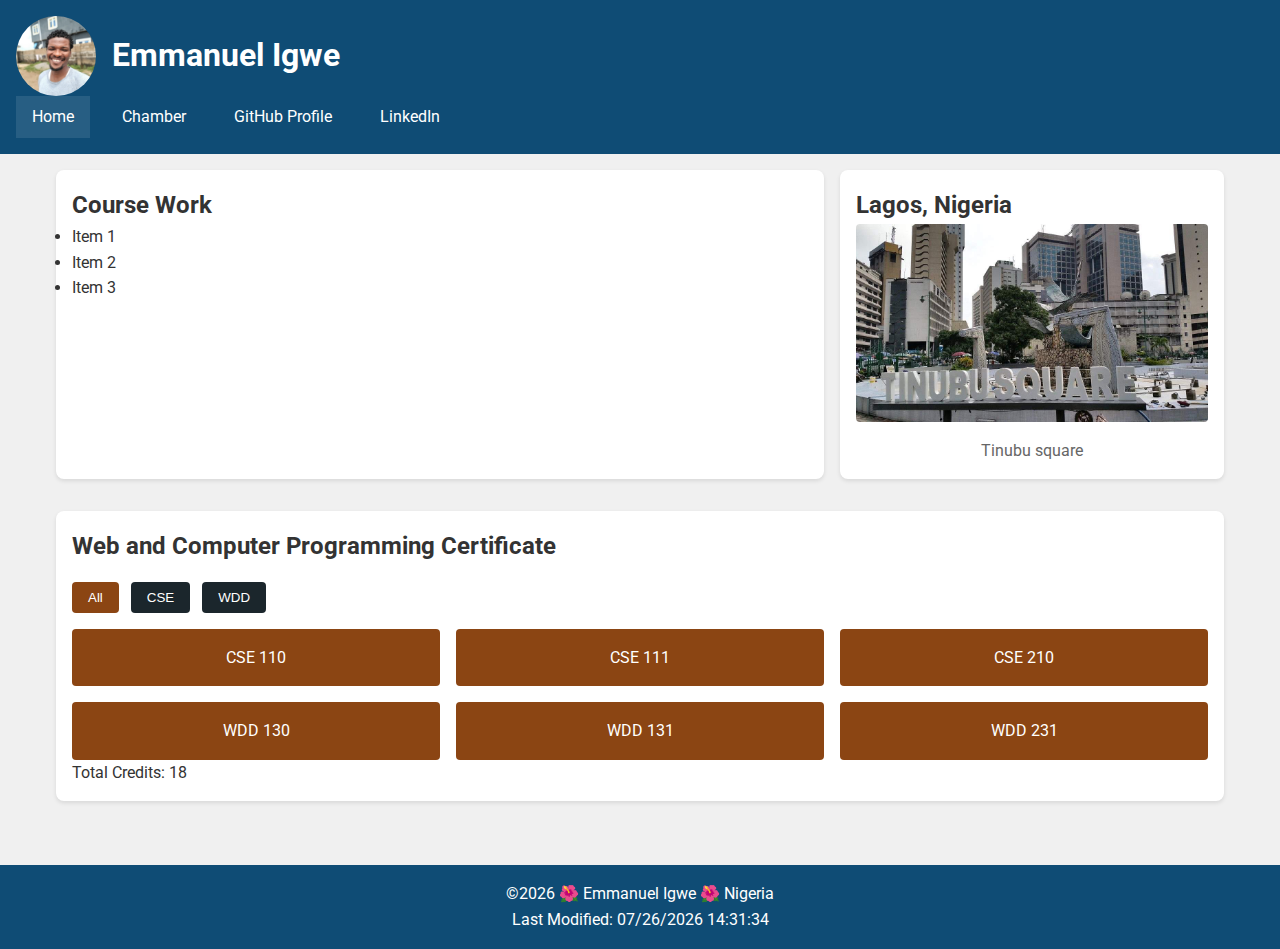
<file: index.html>
<!DOCTYPE html>
<html lang="en">
<head>
    <meta charset="UTF-8">
    <meta name="viewport" content="width=device-width, initial-scale=1.0">
    <meta name="description" content="WDD 231 Portfolio for Emmanuel Igwe - Web Frontend Development">
    <meta name="author" content="Emmanuel Igwe">
    <title>WDD 231 Portfolio - Emmanuel Igwe</title>
    
    <!-- Google Fonts -->
    <link href="https://fonts.googleapis.com/css2?family=Roboto:wght@400;700&family=Open+Sans:wght@400;700&display=swap" rel="stylesheet">
    
    <!-- Stylesheets -->
    <link rel="stylesheet" href="styles/base.css">
    <link rel="stylesheet" href="styles/large.css">
    
    <!-- Scripts with defer -->
    <script src="scripts/menu.js" defer></script>
    <script src="scripts/date.js" defer></script>
    <script src="scripts/courses.js" defer></script>
</head>
<body>
    <header>
        <div class="header-content">
            <img src="images/mypic.jpg" alt="Profile Image" class="profile-img">
            <h1>Emmanuel Igwe</h1>
        </div>
        <button id="menu-button" aria-label="Menu">☰</button>
        <nav>
            <ul id="nav-menu">
                <li><a href="#" class="active">Home</a></li>
                <li><a href="#">Chamber</a></li>
                <li><a href="https://github.com/yourusername">GitHub Profile</a></li>
                <li><a href="https://linkedin.com/in/yourusername">LinkedIn</a></li>
            </ul>
        </nav>
    </header>

    <main>
        <section class="coursework">
            <h2>Course Work</h2>
            <ul>
                <li>Item 1</li>
                <li>Item 2</li>
                <li>Item 3</li>
            </ul>
        </section>

        <section class="location">
            <h2>Lagos, Nigeria</h2>
            <img src="images/tinubu.jpg" alt="Tinubu square" class="location-img">
            <p class="caption">Tinubu square</p>
        </section>

        <section class="certificate">
            <h2>Web and Computer Programming Certificate</h2>
            <div class="filter-buttons">
                <button class="filter-btn active" data-filter="all">All</button>
                <button class="filter-btn" data-filter="CSE">CSE</button>
                <button class="filter-btn" data-filter="WDD">WDD</button>
            </div>
            <div id="course-container" class="course-grid"></div>
            <p id="credits-info">Total Credits: <span id="total-credits">0</span></p>
        </section>
    </main>

    <footer>
        <p>
            <span id="copyright"></span>
            🌺 Emmanuel Igwe 🌺
            Nigeria
            
        </p>
        <p id="lastModified"></p>
    </footer>
</body>
</html>
</file>
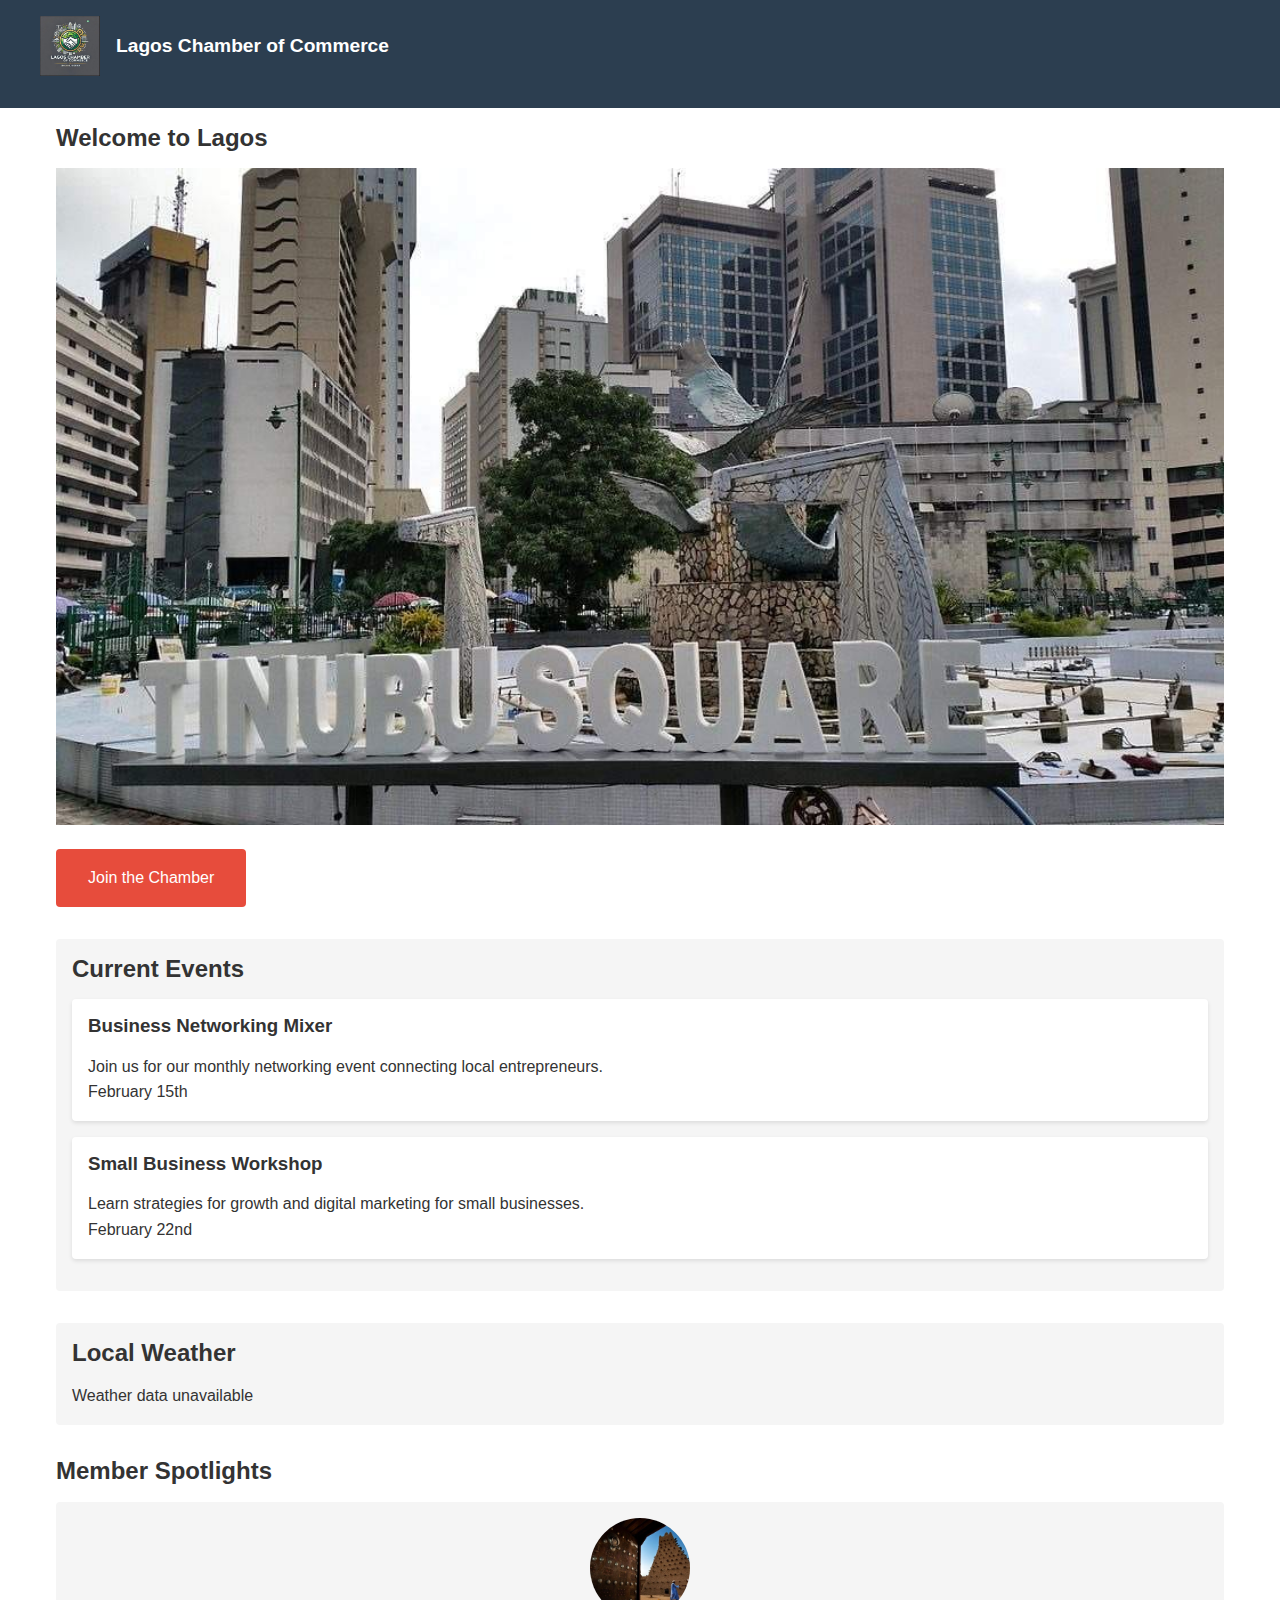
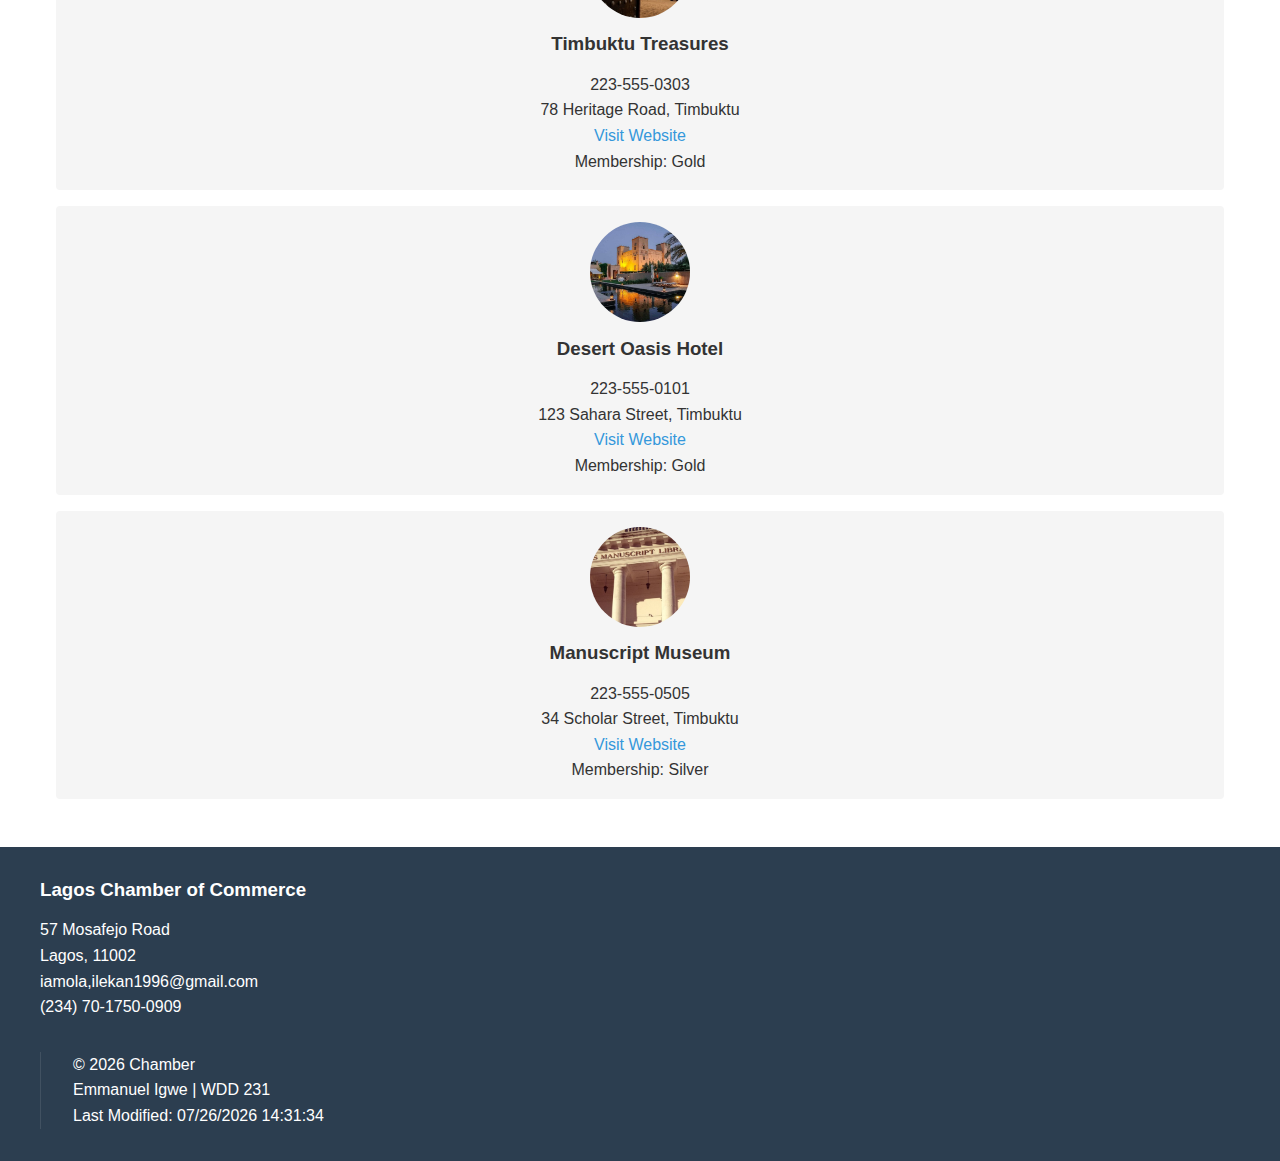
<file: chamber/index.html>
<!DOCTYPE html>
<html lang="en">
<head>
    <meta charset="UTF-8">
    <meta name="viewport" content="width=device-width, initial-scale=1.0">
    <meta name="description" content="Home page of Lagos Chamber of Commerce - Supporting local businesses and community growth">
    <meta name="author" content="Emmanuel Igwe">
    
    <!-- Facebook Open Graph Meta Tags -->
    <meta property="og:title" content="Lagos Chamber of Commerce">
    <meta property="og:type" content="website">
    <meta property="og:image" content="https://thekingtitan.github.io/wdd231/chamber/images/social-share.jpg">
    <meta property="og:url" content="https://thekingtitan.github.io/wdd231/chamber/index.html">    
    
    <!-- Favicon -->
    <link rel="icon" type="image/png" sizes="32x32" href="images/favicon-32x32.png">
    
    <!-- Stylesheets -->
    
    <link rel="stylesheet" href="styles/basic.css">
    <link rel="stylesheet" href="styles/larger.css">
    
    <title>Lagos Chamber of Commerce</title>
</head>
<body>
    <header>
        <div class="header-wrapper">
            <img src="images/logo.jpg" alt="Chamber Logo" width="100" height="50">
            <h1>Lagos Chamber of Commerce</h1>
        </div>
        <nav>
            <button id="menu-button" aria-label="Toggle Menu">Menu</button>
            <ul id="primary-nav">
                <li><a href="index.html" class="active">Home</a></li>
                <li><a href="discover.html">Discover</a></li>
                <li><a href="directory.html">Directory</a></li>
                <li><a href="join.html">Join</a></li>
            </ul>
        </nav>
    </header>

    <main>
        <section id="hero">
            <div class="hero-content">
                <h2>Welcome to Lagos</h2>
                <img src="images/tinubu.jpg" alt="City Landscape" loading="lazy">
                <a href="join.html" class="cta-button">Join the Chamber</a>
            </div>
        </section>

        <section id="current-events">
            <h2>Current Events</h2>
            <div class="events-grid">
                <article>
                    <h3>Business Networking Mixer</h3>
                    <p>Join us for our monthly networking event connecting local entrepreneurs.</p>
                    <time datetime="2024-02-15">February 15th</time>
                </article>
                <article>
                    <h3>Small Business Workshop</h3>
                    <p>Learn strategies for growth and digital marketing for small businesses.</p>
                    <time datetime="2024-02-22">February 22nd</time>
                </article>
            </div>
        </section>

        <section id="weather-section">
            <h2>Local Weather</h2>
            <div id="weather-container">
                <div class="current-weather">
                    <h3>Current Conditions</h3>
                    <p id="current-temp">Loading...</p>
                    <p id="weather-description">...</p>
                    <img id="weather-icon" src="" alt="Weather Icon">
                </div>
                <div id="forecast-container">
                    <h3>3-Day Forecast</h3>
                    <div id="forecast-grid"></div>
                </div>
            </div>
        </section>

        <section id="company-spotlights">
            <h2>Member Spotlights</h2>
            <div id="spotlight-container"></div>
        </section>
    </main>

    <footer>
        <div class="footer-wrapper">
            <section class="chamber-info">
                <h3>Lagos Chamber of Commerce</h3>
                <p>57 Mosafejo Road</p>
                <p>Lagos, 11002</p>
                <p>iamola,ilekan1996@gmail.com</p>
                <p>(234) 70-1750-0909</p>
            </section>
            <section class="developer-info">
                <p>&copy; <span id="current-year"></span>  Chamber</p>
                <p>Emmanuel Igwe | WDD 231</p>
                <p>Last Modified: <span id="last-modified"></span></p>
            </section>
        </div>
    </footer>

    <script src="scripts/main.js"></script>
</body>
</html>
</file>
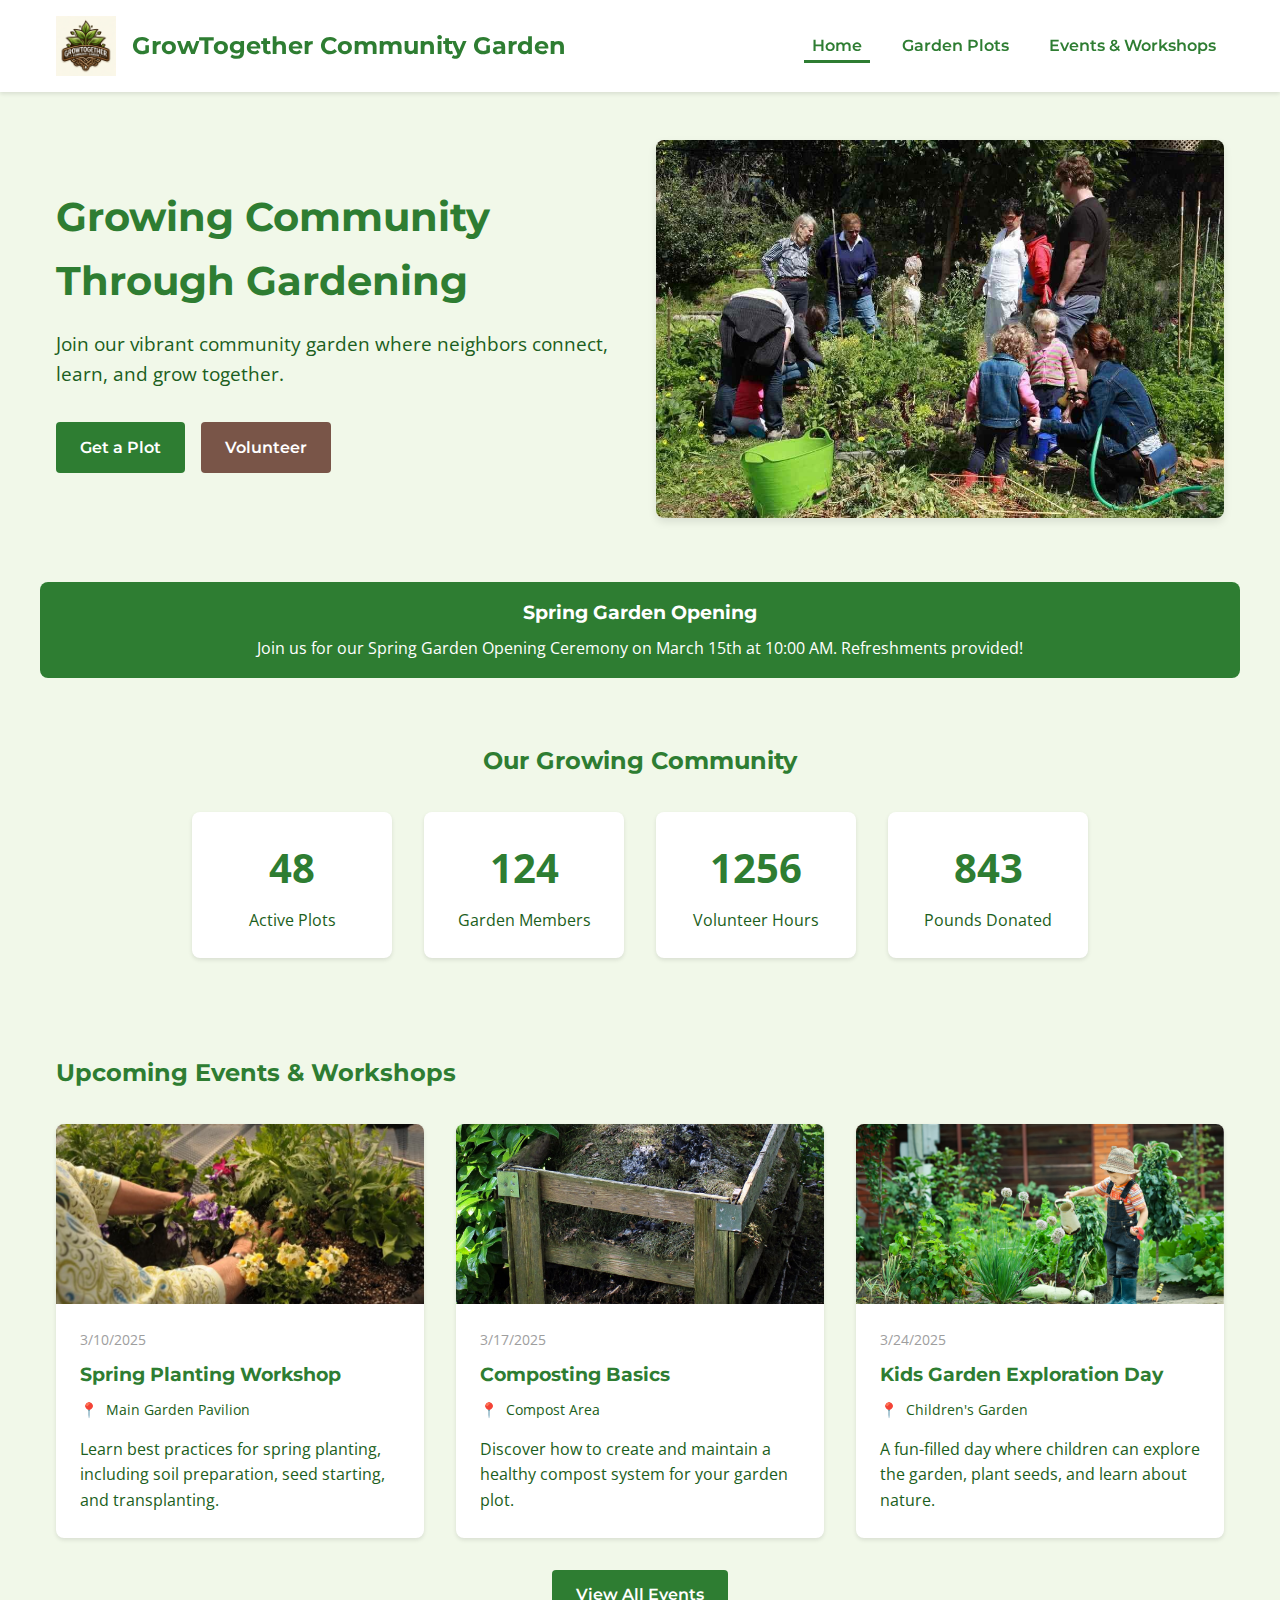
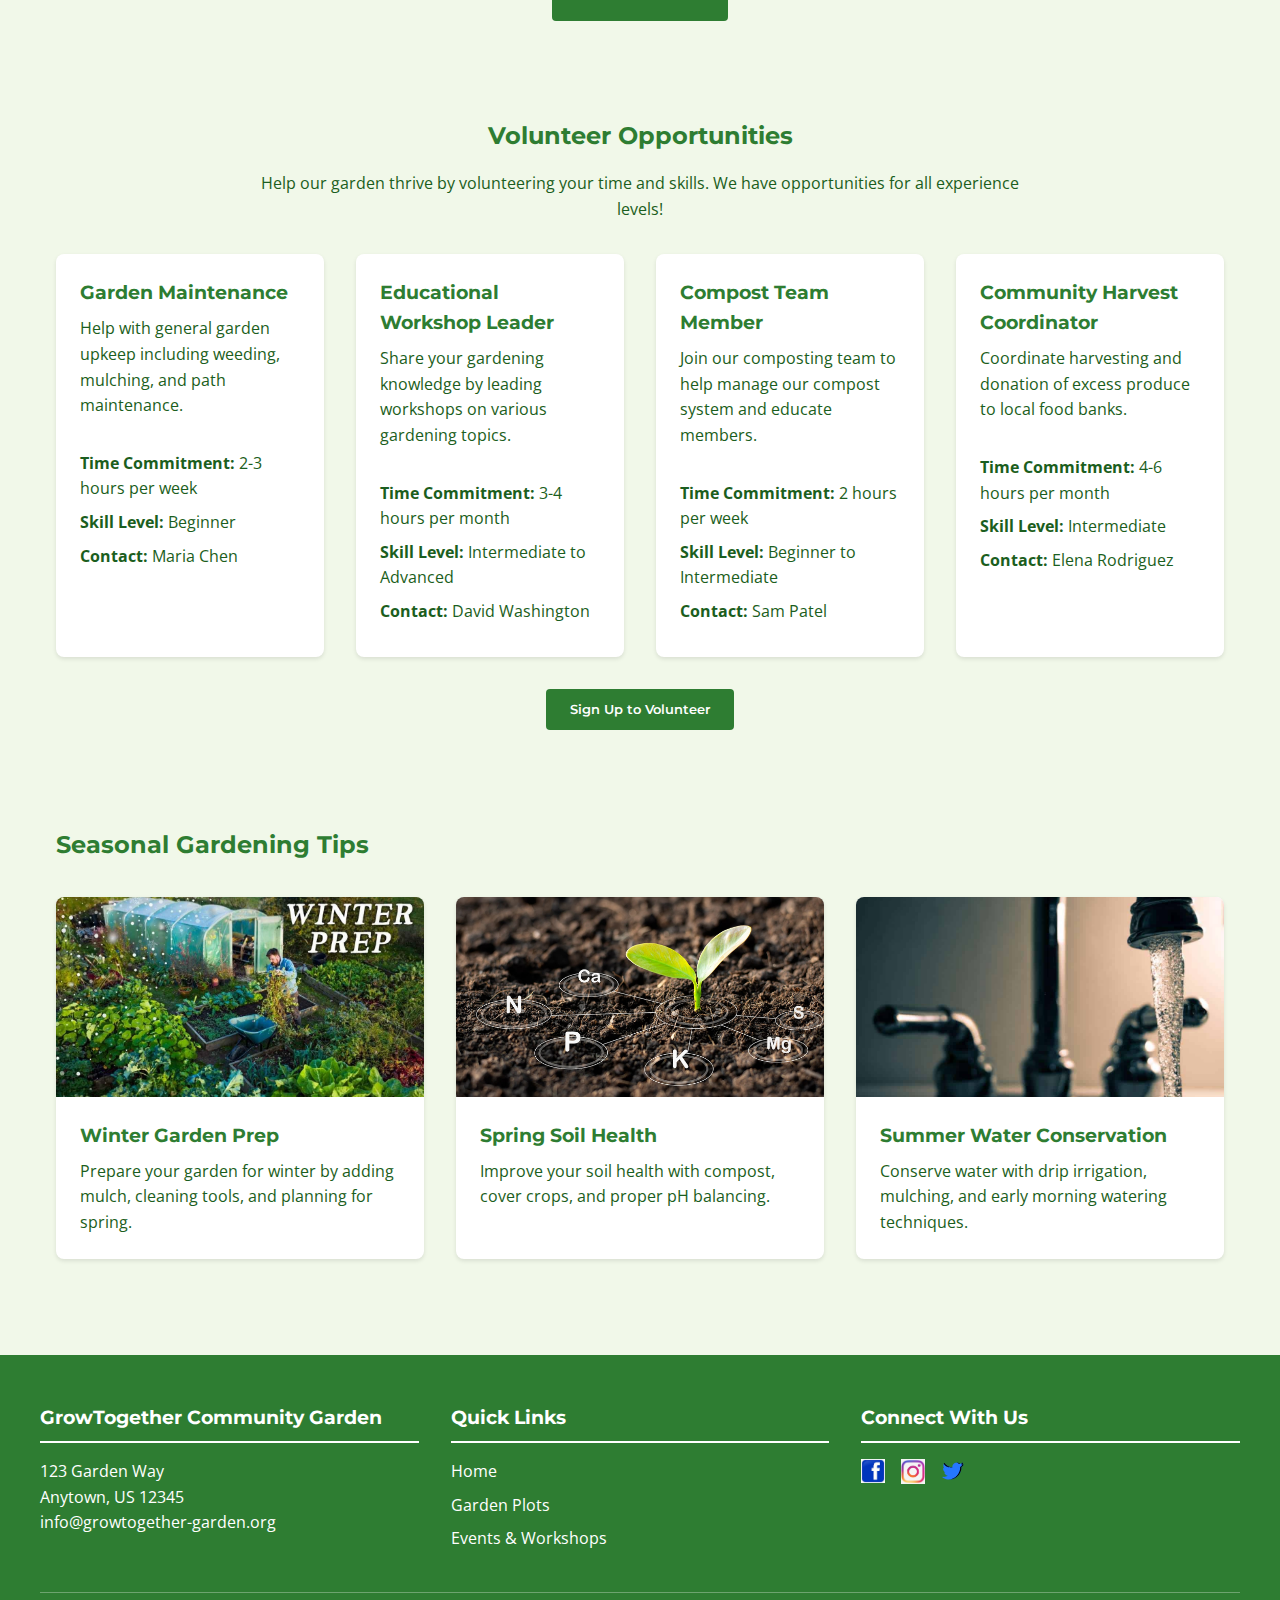
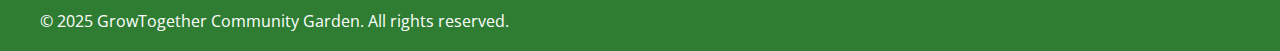
<file: project/index.html>
<!DOCTYPE html>
<html lang="en">
<head>
    <meta charset="UTF-8">
    <meta name="viewport" content="width=device-width, initial-scale=1.0">
    <meta name="description" content="GrowTogether Community Garden - A hub for local gardeners, volunteers, and community members to connect, learn, and grow together.">
    <meta name="author" content="Emmanuel Igwe">
    <title>GrowTogether Community Garden | Home</title>
    <link rel="stylesheet" href="styles/project.css">
    <link rel="preconnect" href="https://fonts.googleapis.com">
    <link rel="preconnect" href="https://fonts.gstatic.com" crossorigin>
    <link href="https://fonts.googleapis.com/css2?family=Montserrat:wght@400;600;700&family=Open+Sans:wght@400;600&display=swap" rel="stylesheet">
    <link rel="icon" href="images/favicon.ico" type="image/x-icon">
    <!-- Social Media Meta Tags -->
    <meta property="og:title" content="GrowTogether Community Garden">
    <meta property="og:description" content="Join our thriving community garden - find available plots, volunteer opportunities, and upcoming workshops.">
    <meta property="og:image" content="images/garden-social-share.jpg">
    <meta property="og:url" content="https://growtogether-garden.org">
    <meta name="twitter:card" content="summary_large_image">
</head>
<body>
    <header>
        <div class="header-container">
            <div class="logo-container">
                <img src="images/grow-together-logo.jpg" alt="GrowTogether Community Garden Logo" class="logo" width="60" height="60">
                <h1>GrowTogether Community Garden</h1>
            </div>
            <nav>
                <button id="hamburger-menu" aria-label="Menu">
                    <span></span>
                    <span></span>
                    <span></span>
                </button>
                <ul id="nav-menu">
                    <li><a href="index.html" class="active">Home</a></li>
                    <li><a href="plots.html">Garden Plots</a></li>
                    <li><a href="events.html">Events & Workshops</a></li>
                </ul>
            </nav>
        </div>
    </header>

    <main>
        <section class="hero">
            <div class="hero-content">
                <h2>Growing Community Through Gardening</h2>
                <p>Join our vibrant community garden where neighbors connect, learn, and grow together.</p>
                <div class="cta-buttons">
                    <a href="plots.html" class="btn primary-btn">Get a Plot</a>
                    <a href="#volunteer-section" class="btn secondary-btn">Volunteer</a>
                </div>
            </div>
            <div class="hero-image">
                <img src="images/garden-social-share.jpg" alt="Thriving community garden with diverse plants and happy gardeners" 
                     loading="lazy" width="600" height="400">
            </div>
        </section>

        <section class="announcement" id="announcement-banner">
            <!-- Dynamically populated by JavaScript -->
        </section>

        <section class="garden-stats">
            <h2>Our Growing Community</h2>
            <div class="stats-container">
                <!-- Will be dynamically populated by JavaScript -->
            </div>
        </section>

        <section class="upcoming-events">
            <h2>Upcoming Events & Workshops</h2>
            <div class="events-container" id="events-list">
                <!-- Will be dynamically populated by JavaScript -->
            </div>
            <a href="events.html" class="btn primary-btn view-all">View All Events</a>
        </section>

        <section class="volunteer" id="volunteer-section">
            <h2>Volunteer Opportunities</h2>
            <p>Help our garden thrive by volunteering your time and skills. We have opportunities for all experience levels!</p>
            <div class="volunteer-opportunities" id="volunteer-opportunities">
                <!-- Will be dynamically populated by JavaScript -->
            </div>
            <button id="volunteer-modal-btn" class="btn primary-btn">Sign Up to Volunteer</button>
        </section>

        <section class="seasonal-tips">
            <h2>Seasonal Gardening Tips</h2>
            <div class="tips-container" id="seasonal-tips">
                <!-- Will be dynamically populated by JavaScript -->
            </div>
        </section>
    </main>

    <!-- Volunteer Sign-up Modal -->
    <div id="volunteer-modal" class="modal">
        <div class="modal-content">
            <span class="close-modal">&times;</span>
            <h3>Volunteer Sign-up Form</h3>
            <form id="volunteer-form">
                <div class="form-group">
                    <label for="full-name">Full Name:</label>
                    <input type="text" id="full-name" name="full-name" required>
                </div>
                <div class="form-group">
                    <label for="email">Email:</label>
                    <input type="email" id="email" name="email" required>
                </div>
                <div class="form-group">
                    <label for="phone">Phone Number:</label>
                    <input type="tel" id="phone" name="phone">
                </div>
                <div class="form-group">
                    <label for="volunteer-interests">Areas of Interest:</label>
                    <select id="volunteer-interests" name="volunteer-interests" required>
                        <option value="" disabled selected>Select an option</option>
                        <option value="general-maintenance">General Garden Maintenance</option>
                        <option value="education">Educational Workshops</option>
                        <option value="special-events">Special Events</option>
                        <option value="administration">Administrative Support</option>
                        <option value="other">Other</option>
                    </select>
                </div>
                <div class="form-group">
                    <label for="availability">Availability:</label>
                    <div class="checkbox-group">
                        <div class="checkbox-item">
                            <input type="checkbox" id="weekday-morning" name="availability" value="weekday-morning">
                            <label for="weekday-morning">Weekday Mornings</label>
                        </div>
                        <div class="checkbox-item">
                            <input type="checkbox" id="weekday-afternoon" name="availability" value="weekday-afternoon">
                            <label for="weekday-afternoon">Weekday Afternoons</label>
                        </div>
                        <div class="checkbox-item">
                            <input type="checkbox" id="weekend-morning" name="availability" value="weekend-morning">
                            <label for="weekend-morning">Weekend Mornings</label>
                        </div>
                        <div class="checkbox-item">
                            <input type="checkbox" id="weekend-afternoon" name="availability" value="weekend-afternoon">
                            <label for="weekend-afternoon">Weekend Afternoons</label>
                        </div>
                    </div>
                </div>
                <div class="form-group">
                    <label for="experience">Gardening Experience:</label>
                    <textarea id="experience" name="experience" rows="3"></textarea>
                </div>
                <button type="submit" class="btn primary-btn">Submit</button>
            </form>
        </div>
    </div>

    <!-- Form Submission Confirmation Modal -->
    <div id="confirmation-modal" class="modal">
        <div class="modal-content">
            <span class="close-confirmation">&times;</span>
            <h3>Thank You for Volunteering!</h3>
            <div id="form-submission-details">
                <!-- Will be populated by JavaScript -->
            </div>
            <p>A garden coordinator will contact you soon to discuss volunteer opportunities.</p>
            <button class="btn primary-btn close-confirmation-btn">Close</button>
        </div>
    </div>

    <footer>
        <div class="footer-container">
            <div class="footer-column">
                <h3>GrowTogether Community Garden</h3>
                <p>123 Garden Way<br>Anytown, US 12345<br>info@growtogether-garden.org</p>
            </div>
            <div class="footer-column">
                <h3>Quick Links</h3>
                <ul>
                    <li><a href="index.html">Home</a></li>
                    <li><a href="plots.html">Garden Plots</a></li>
                    <li><a href="events.html">Events & Workshops</a></li>
                </ul>
            </div>
            <div class="footer-column">
                <h3>Connect With Us</h3>
                <div class="social-links">
                    <a href="facebook.com" aria-label="Facebook"><img src="images/facebook-icon.jpg" alt="Facebook" width="24" height="24"></a>
                    <a href="instagram.com" aria-label="Instagram"><img src="images/instagram-icon.jpg" alt="Instagram" width="24" height="24"></a>
                    <a href="twitter.com" aria-label="Twitter"><img src="images/twitter.svg" alt="Twitter" width="24" height="24"></a>
                </div>
            </div>
        </div>
        <div class="footer-bottom">
            <p>&copy; 2025 GrowTogether Community Garden. All rights reserved.</p>
            <p><a href="attributions.html">Resource Attributions</a></p>
        </div>
    </footer>

    <script src="scripts/main.js" type="module"></script>
</body>
</html>
</file>
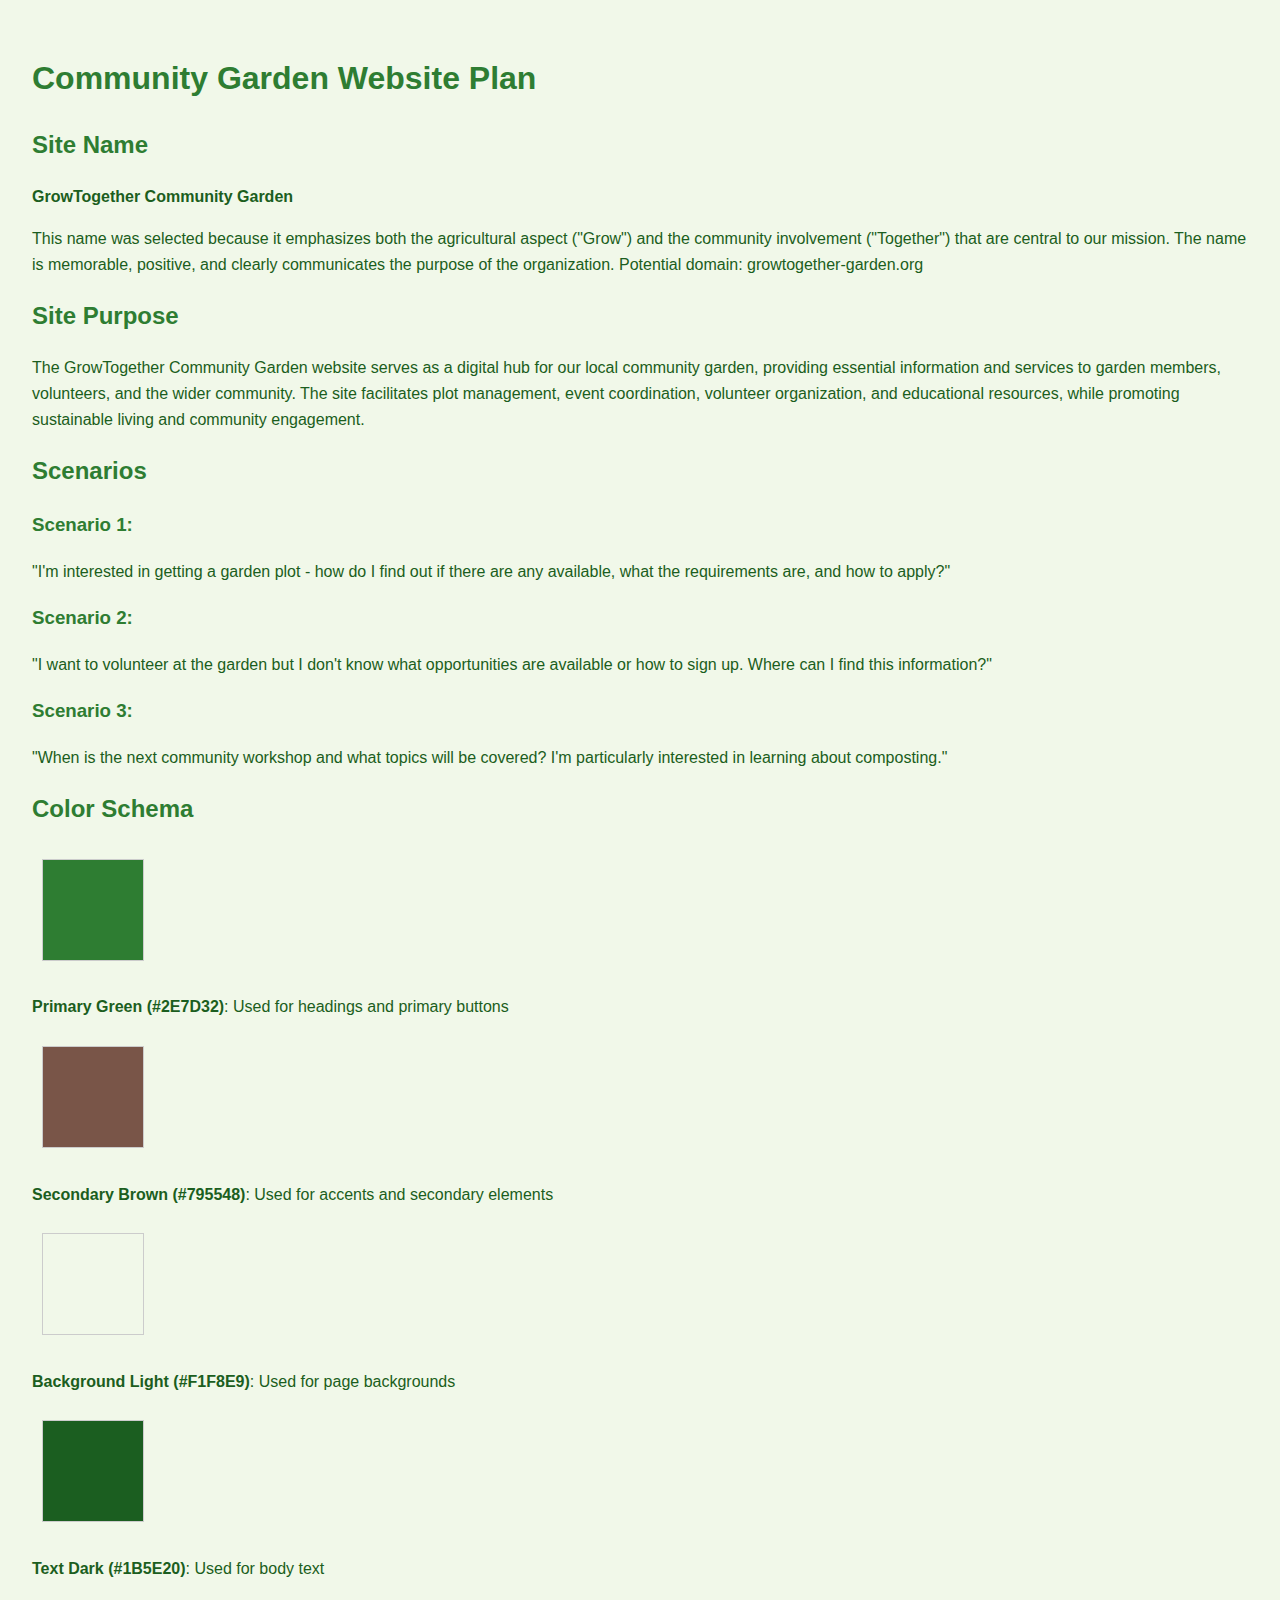
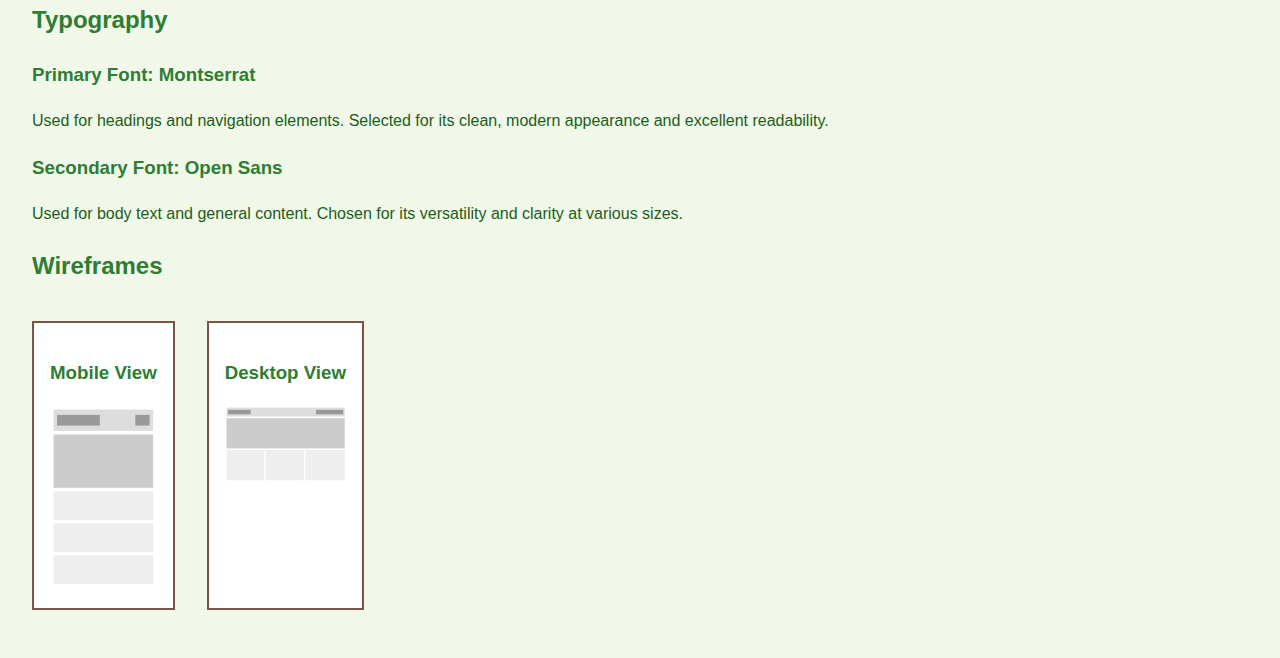
<file: proposal.html>
<!DOCTYPE html>
<html lang="en">
<head>
    <meta charset="UTF-8">
    <meta name="viewport" content="width=device-width, initial-scale=1.0">
    <title>Community Garden Website Plan</title>
    <link rel="stylesheet" href="styles/proposal.css">
</head>
<body>
    <h1>Community Garden Website Plan</h1>

    <section>
        <h2>Site Name</h2>
        <p><strong>GrowTogether Community Garden</strong></p>
        <p>This name was selected because it emphasizes both the agricultural aspect ("Grow") and the community involvement ("Together") that are central to our mission. The name is memorable, positive, and clearly communicates the purpose of the organization. Potential domain: growtogether-garden.org</p>
    </section>

    <section>
        <h2>Site Purpose</h2>
        <p>The GrowTogether Community Garden website serves as a digital hub for our local community garden, providing essential information and services to garden members, volunteers, and the wider community. The site facilitates plot management, event coordination, volunteer organization, and educational resources, while promoting sustainable living and community engagement.</p>
    </section>

    <section>
        <h2>Scenarios</h2>
        <h3>Scenario 1:</h3>
        <p>"I'm interested in getting a garden plot - how do I find out if there are any available, what the requirements are, and how to apply?"</p>
        
        <h3>Scenario 2:</h3>
        <p>"I want to volunteer at the garden but I don't know what opportunities are available or how to sign up. Where can I find this information?"</p>
        
        <h3>Scenario 3:</h3>
        <p>"When is the next community workshop and what topics will be covered? I'm particularly interested in learning about composting."</p>
    </section>

    <section>
        <h2>Color Schema</h2>
        <div>
            <div class="color-sample primary-green"></div>
            <p><strong>Primary Green (#2E7D32)</strong>: Used for headings and primary buttons</p>
            
            <div class="color-sample secondary-brown"></div>
            <p><strong>Secondary Brown (#795548)</strong>: Used for accents and secondary elements</p>
            
            <div class="color-sample background-light"></div>
            <p><strong>Background Light (#F1F8E9)</strong>: Used for page backgrounds</p>
            
            <div class="color-sample text-dark"></div>
            <p><strong>Text Dark (#1B5E20)</strong>: Used for body text</p>
        </div>
    </section>

    <section>
        <h2>Typography</h2>
        <h3>Primary Font: Montserrat</h3>
        <p>Used for headings and navigation elements. Selected for its clean, modern appearance and excellent readability.</p>
        
        <h3>Secondary Font: Open Sans</h3>
        <p>Used for body text and general content. Chosen for its versatility and clarity at various sizes.</p>
    </section>

    <section>
        <h2>Wireframes</h2>
        <div class="wireframe-container">
            <div class="wireframe">
                <h3>Mobile View</h3>
                <svg viewBox="0 0 300 500" xmlns="http://www.w3.org/2000/svg">
                    <!-- Header -->
                    <rect x="10" y="10" width="280" height="60" fill="#ddd"/>
                    <rect x="20" y="25" width="120" height="30" fill="#999"/>
                    <rect x="240" y="25" width="40" height="30" fill="#999"/>
                    
                    <!-- Hero -->
                    <rect x="10" y="80" width="280" height="150" fill="#ccc"/>
                    
                    <!-- Content Sections -->
                    <rect x="10" y="240" width="280" height="80" fill="#eee"/>
                    <rect x="10" y="330" width="280" height="80" fill="#eee"/>
                    <rect x="10" y="420" width="280" height="80" fill="#eee"/>
                </svg>
            </div>
            
            <div class="wireframe">
                <h3>Desktop View</h3>
                <svg viewBox="0 0 800 500" xmlns="http://www.w3.org/2000/svg">
                    <!-- Header -->
                    <rect x="10" y="10" width="780" height="60" fill="#ddd"/>
                    <rect x="20" y="25" width="150" height="30" fill="#999"/>
                    <rect x="600" y="25" width="180" height="30" fill="#999"/>
                    
                    <!-- Hero -->
                    <rect x="10" y="80" width="780" height="200" fill="#ccc"/>
                    
                    <!-- Content Sections -->
                    <rect x="10" y="290" width="250" height="200" fill="#eee"/>
                    <rect x="270" y="290" width="250" height="200" fill="#eee"/>
                    <rect x="530" y="290" width="260" height="200" fill="#eee"/>
                </svg>
            </div>
        </div>
    </section>
</body>
</html>
</file>
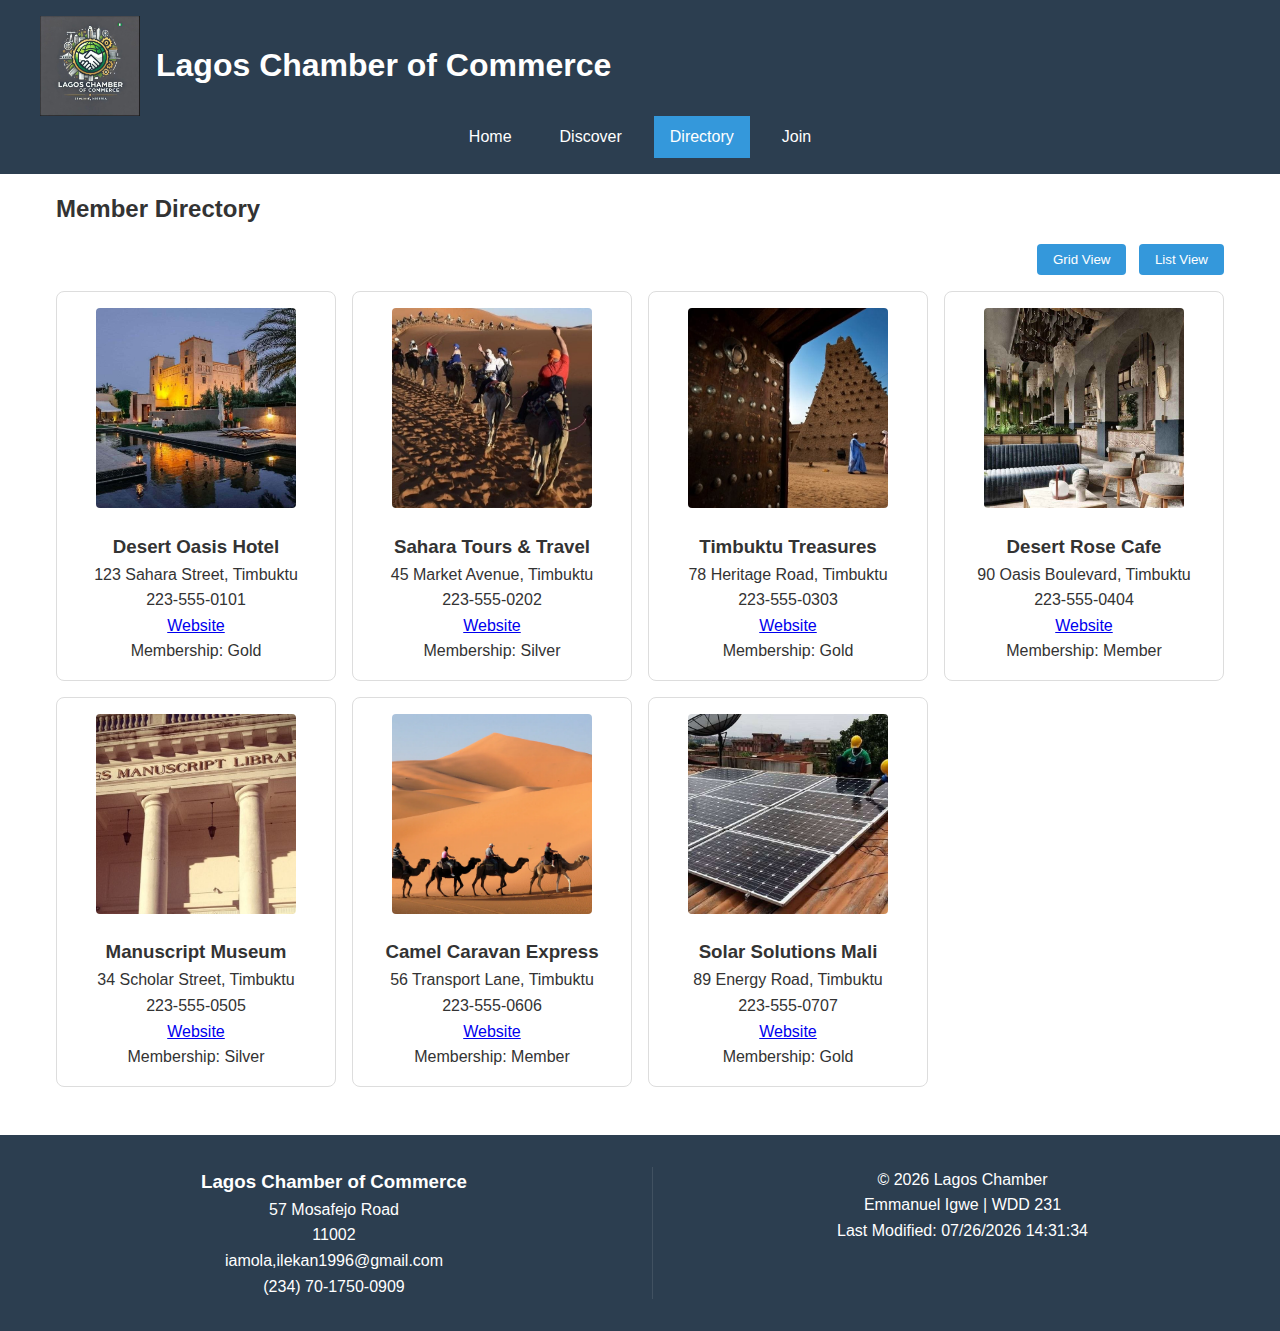
<file: chamber/directory.html>
<!DOCTYPE html>
<html lang="en">
<head>
    <meta charset="UTF-8">
    <meta name="viewport" content="width=device-width, initial-scale=1.0">
    <meta name="description" content="Business Directory of the Lagos Chamber of Commerce - Find and connect with local businesses in our community">
    <meta name="author" content="Emmanuel Igwe">
    
    <!-- Facebook Open Graph Meta Tags -->
    <meta property="og:title" content="Business Directory | Lagos Chamber of Commerce">
    <meta property="og:type" content="website">
    <meta property="og:image" content="images/social-share.jpg">
    <meta property="og:url" content="directory.html">
    
    <!-- Favicon -->
    <link rel="icon" type="image/jpg" sizes="32x32" href="images/social-share.jpg">
    
    <!-- Stylesheets -->
    <link rel="stylesheet" href="styles/base.css">
    <link rel="stylesheet" href="styles/larger.css">
    
    <title>Business Directory | Lagos Chamber of Commerce</title>
</head>
<body>
    <header>
        <div class="header-wrapper">
            <img src="images/logo.jpg" alt="Chamber Logo" width="100" height="100">
            <h1>Lagos Chamber of Commerce</h1>
        </div>
        <nav>
            <button id="menu-button" aria-label="Toggle Menu">Menu</button>
            <ul id="primary-nav">
                <li><a href="index.html">Home</a></li>
                <li><a href="discover.html">Discover</a></li>
                <li><a href="directory.html" class="active">Directory</a></li>
                <li><a href="join.html">Join</a></li>
            </ul>
        </nav>
    </header>

    <main>
        <h2>Member Directory</h2>
        <div class="view-toggle">
            <button id="grid-btn" aria-label="Grid View">Grid View</button>
            <button id="list-btn" aria-label="List View">List View</button>
        </div>
        <div id="directory" class="grid"></div>
    </main>

    <footer>
        <div class="footer-wrapper">
            <section class="chamber-info">
                <h3>Lagos Chamber of Commerce</h3>
                <p>57 Mosafejo Road</p>
                <p>11002</p>
                <p>iamola,ilekan1996@gmail.com</p>
                <p>(234) 70-1750-0909</p>
            </section>
            <section class="developer-info">
                <p>&copy; <span id="current-year"></span> Lagos Chamber</p>
                <p>Emmanuel Igwe | WDD 231</p>
                <p>Last Modified: <span id="last-modified"></span></p>
            </section>
        </div>
    </footer>

    <script src="scripts/directory.js"></script>
</body>
</html>
</file>
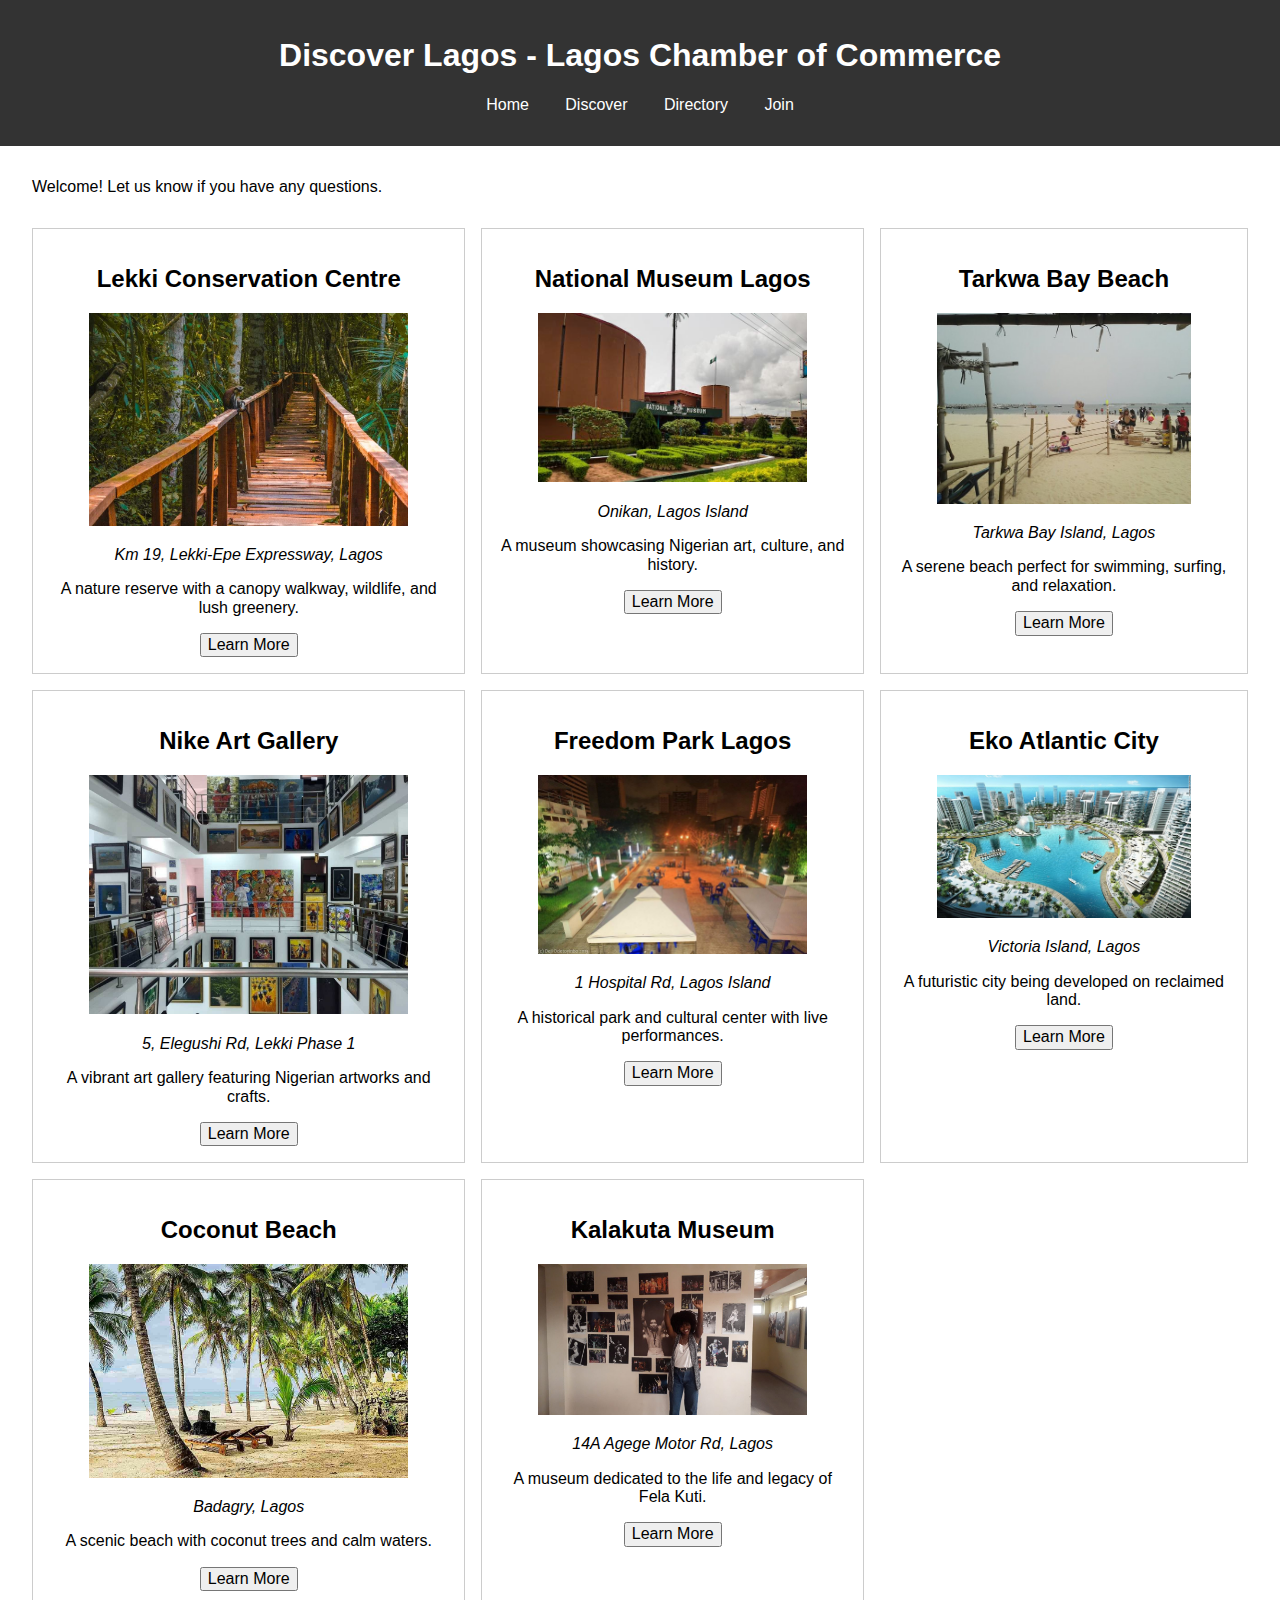
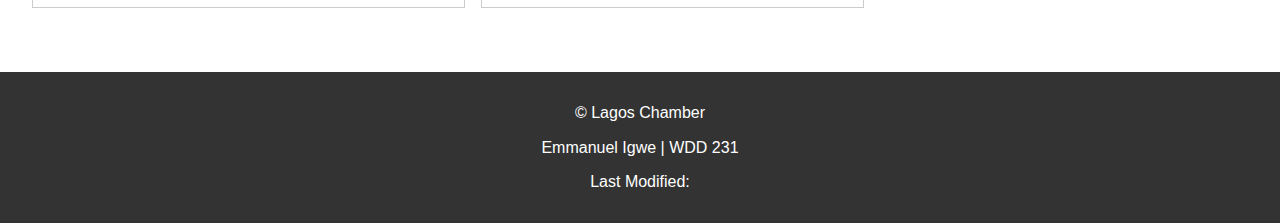
<file: chamber/discover.html>
<!DOCTYPE html>
<html lang="en">
<head>
  <meta charset="UTF-8">
  <meta name="viewport" content="width=device-width, initial-scale=1.0">
  <meta name="description" content="Discover interesting places in Lagos - Lagos Chamber of Commerce">
  <meta name="author" content="Emmanuel Igwe">

  <!-- Facebook Open Graph Meta Tags -->
  <meta property="og:title" content="Discover Lagos - Lagos Chamber of Commerce">
  <meta property="og:type" content="website">
  <meta property="og:image" content="https://thekingtitan.github.io/wdd231/chamber/images/social-share.jpg">
  <meta property="og:url" content="https://thekingtitan.github.io/wdd231/chamber/discover.html">

  <!-- Favicon -->
  <link rel="icon" type="image/png" sizes="32x32" href="images/favicon-32x32.png">
    
  <title>Discover Lagos - Lagos Chamber of Commerce</title>
  <link rel="stylesheet" href="styles/normalize.css">
  <link rel="stylesheet" href="styles/discovery.css">
  <link rel="stylesheet" href="styles/medium.css">
  <link rel="stylesheet" href="styles/large.css">
</head>
<body>
  <header>
    <h1>Discover Lagos - Lagos Chamber of Commerce</h1>
    <nav>
      <ul>
        <li><a href="index.html">Home</a></li>
        <li><a href="discover.html">Discover</a></li>
        <li><a href="directory.html">Directory</a></li>
        <li><a href="join.html">Join</a></li>
      </ul>
    </nav>
  </header>

  <main>
    <aside class="sidebar">
      <div id="visit-message"></div>
    </aside>

    <section class="gallery">
      <!-- Cards will be dynamically generated here -->
    </section>
  </main>

  <footer>
    <p>&copy; <span id="current-year"></span> Lagos Chamber</p>
    <p>Emmanuel Igwe | WDD 231</p>
    <p>Last Modified: <span id="last-modified"></span></p>
  </footer>

  <script src="scripts/time.js"></script>
  <script src="scripts/discover.js"></script>
</body>
</html>
</file>
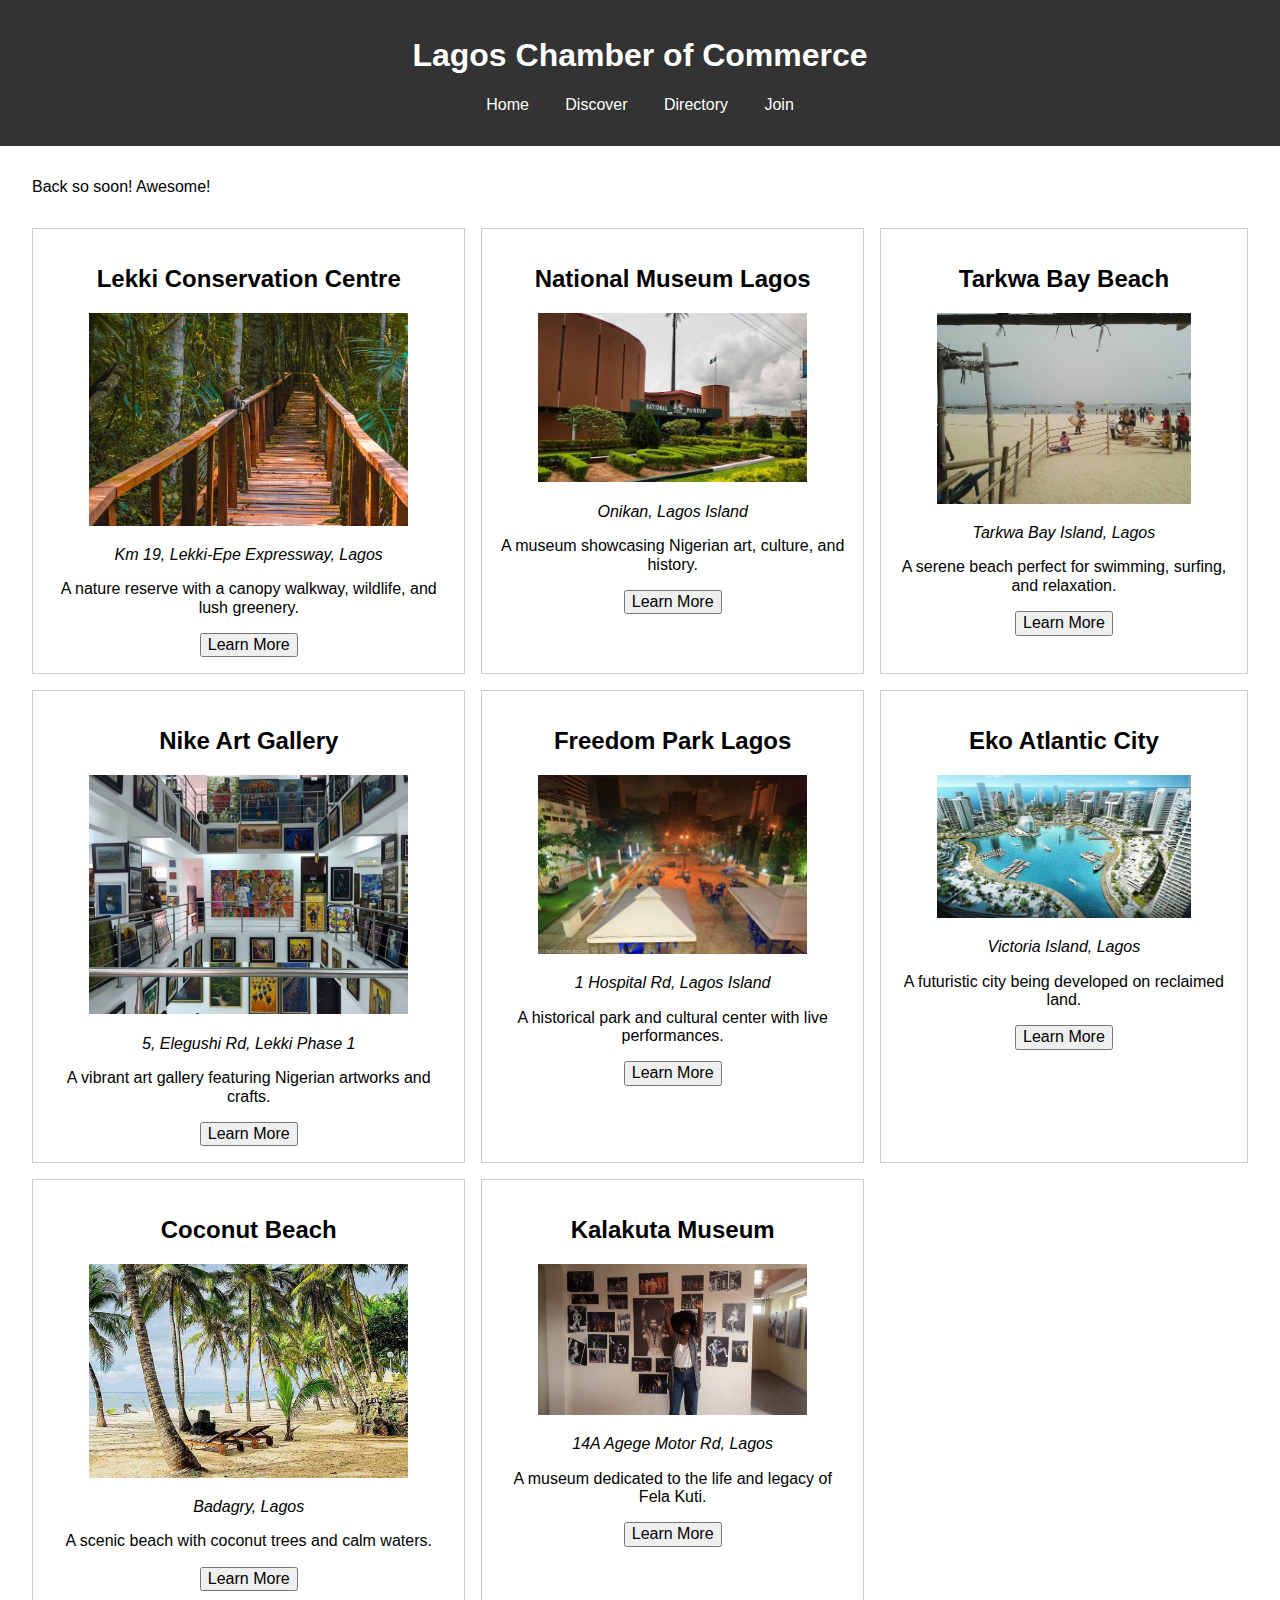
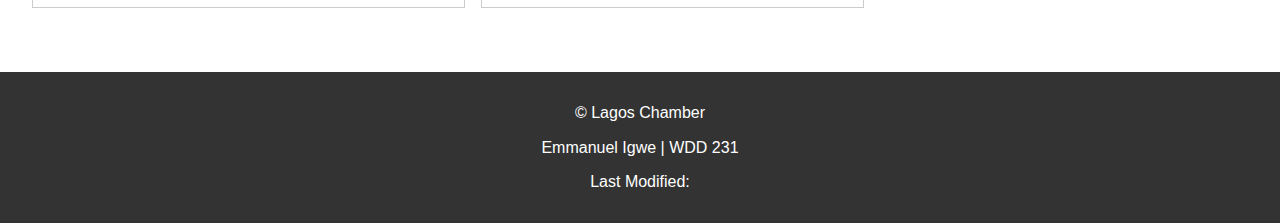
<file: chamber/discovery.html>
<!DOCTYPE html>
<html lang="en">
<head>
  <meta charset="UTF-8">
  <meta name="viewport" content="width=device-width, initial-scale=1.0">
  <meta name="description" content="Discover interesting places in Lagos - Lagos Chamber of Commerce">
  <meta name="author" content="Emmanuel Igwe">

  <!-- Facebook Open Graph Meta Tags -->
  <meta property="og:title" content="Discover Lagos - Lagos Chamber of Commerce">
  <meta property="og:type" content="website">
  <meta property="og:image" content="https://thekingtitan.github.io/wdd231/chamber/images/social-share.jpg">
  <meta property="og:url" content="https://thekingtitan.github.io/wdd231/chamber/discover.html">

  <!-- Favicon -->
  <link rel="icon" type="image/png" sizes="32x32" href="images/favicon-32x32.png">
    
  <title>Discover Lagos - Lagos Chamber of Commerce</title>
  <link rel="stylesheet" href="styles/normalize.css">
  <link rel="stylesheet" href="styles/discovery.css">
  <link rel="stylesheet" href="styles/medium.css">
  <link rel="stylesheet" href="styles/large.css">
</head>
<body>
  <header>
    <h1>Lagos Chamber of Commerce</h1>
    <nav>
      <ul>
        <li><a href="index.html">Home</a></li>
        <li><a href="discover.html">Discover</a></li>
        <li><a href="directory.html">Directory</a></li>
        <li><a href="join.html">Join</a></li>
      </ul>
    </nav>
  </header>

  <main>
    <aside class="sidebar">
      <div id="visit-message"></div>
    </aside>

    <section class="gallery">
      <!-- Cards will be dynamically generated here -->
    </section>
  </main>

  <footer>
    <p>&copy; <span id="current-year"></span> Lagos Chamber</p>
    <p>Emmanuel Igwe | WDD 231</p>
    <p>Last Modified: <span id="last-modified"></span></p>
  </footer>

  <script src="scripts/time.js"></script>
  <script src="scripts/discover.js"></script>
</body>
</html>
</file>
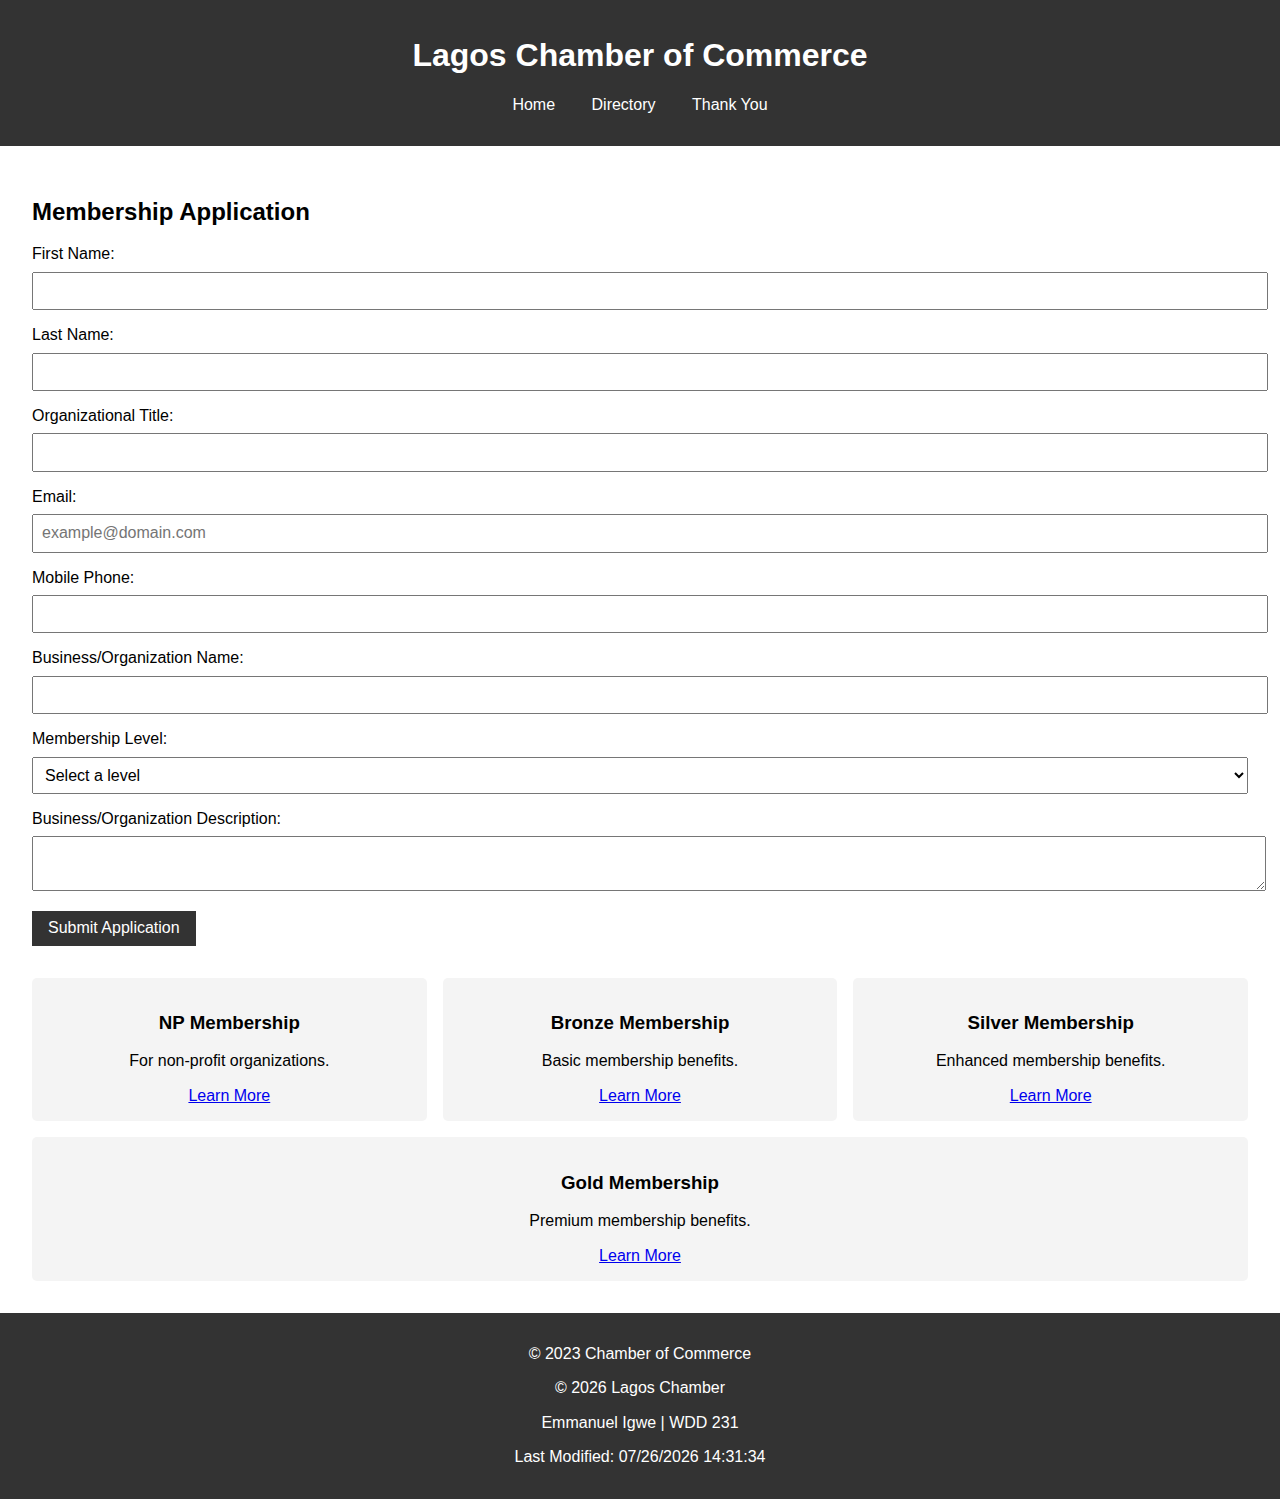
<file: chamber/join.html>
<!DOCTYPE html>
<html lang="en">
<head>
  <meta charset="UTF-8">
  <meta name="viewport" content="width=device-width, initial-scale=1.0">
  <meta name="description" content="Home page of Lagos Chamber of Commerce - Supporting local businesses and community growth">
  <meta name="author" content="Emmanuel Igwe">

  <!-- Facebook Open Graph Meta Tags -->
  <meta property="og:title" content="Lagos Chamber of Commerce">
  <meta property="og:type" content="website">
  <meta property="og:image" content="https://thekingtitan.github.io/wdd231/chamber/images/social-share.jpg">
  <meta property="og:url" content="https://thekingtitan.github.io/wdd231/chamber/join.html">

  <!-- Favicon -->
  <link rel="icon" type="image/png" sizes="32x32" href="images/favicon-32x32.png">
    
  <title>Lagos Chamber of Commerce</title>
  <link rel="stylesheet" href="styles/normalize.css">
  <link rel="stylesheet" href="styles/join.css">
    
</head>
<body>
  <header>
    <h1>Lagos Chamber of Commerce</h1>
    <nav>
      <ul>
        <li><a href="index.html">Home</a></li>
        <li><a href="directory.html">Directory</a></li>
        <li><a href="thankyou.html">Thank You</a></li>
      </ul>
    </nav>
  </header>

  <main>
    <section class="form-section">
      <h2>Membership Application</h2>
      <form id="membershipForm" action="thankyou.html" method="get">
        <label for="firstName">First Name:
          <input type="text" id="firstName" name="firstName" required autocomplete="given-name" title="Enter your first name">
        </label>

        <label for="lastName">Last Name:
          <input type="text" id="lastName" name="lastName" required autocomplete="family-name" title="Enter your last name">
        </label>

        <label for="title">Organizational Title:
          <input type="text" id="title" name="title" autocomplete="organization-title" title="Enter your organizational title" pattern="[A-Za-z\s\-]{7,}">
        </label>

        <label for="email">Email:
          <input type="email" id="email" name="email" required autocomplete="email" title="Enter your email" placeholder="example@domain.com">
        </label>

        <label for="phone">Mobile Phone:
          <input type="tel" id="phone" name="phone" required autocomplete="tel" title="Enter your mobile phone number">
        </label>

        <label for="businessName">Business/Organization Name:
          <input type="text" id="businessName" name="businessName" required autocomplete="organization" title="Enter your business/organization name">
        </label>

        <label for="membershipLevel">Membership Level:
          <select id="membershipLevel" name="membershipLevel" required>
            <option value="">Select a level</option>
            <option value="NP">NP Membership (Non-Profit)</option>
            <option value="Bronze">Bronze Membership</option>
            <option value="Silver">Silver Membership</option>
            <option value="Gold">Gold Membership</option>
          </select>
        </label>

        <label for="description">Business/Organization Description:
          <textarea id="description" name="description" title="Enter a description of your business/organization"></textarea>
        </label>

        <input type="hidden" id="timestamp" name="timestamp">

        <button type="submit">Submit Application</button>
      </form>
    </section>

    <section class="membership-cards">
      <div class="card" id="npCard">
        <h3>NP Membership</h3>
        <p>For non-profit organizations.</p>
        <a href="#npModal" class="modal-link">Learn More</a>
      </div>
      <div class="card" id="bronzeCard">
        <h3>Bronze Membership</h3>
        <p>Basic membership benefits.</p>
        <a href="#bronzeModal" class="modal-link">Learn More</a>
      </div>
      <div class="card" id="silverCard">
        <h3>Silver Membership</h3>
        <p>Enhanced membership benefits.</p>
        <a href="#silverModal" class="modal-link">Learn More</a>
      </div>
      <div class="card" id="goldCard">
        <h3>Gold Membership</h3>
        <p>Premium membership benefits.</p>
        <a href="#goldModal" class="modal-link">Learn More</a>
      </div>
    </section>

    <!-- Modals -->
    <div id="npModal" class="modal">
      <div class="modal-content">
        <span class="close">&times;</span>
        <h3>NP Membership Benefits</h3>
        <ul>
          <li>No membership fee</li>
          <li>Access to networking events</li>
          <li>Listing in the chamber directory</li>
        </ul>
      </div>
    </div>

    <div id="bronzeModal" class="modal">
      <div class="modal-content">
        <span class="close">&times;</span>
        <h3>Bronze Membership Benefits</h3>
        <ul>
          <li>All NP benefits</li>
          <li>Discounts on chamber events</li>
          <li>Basic advertising opportunities</li>
        </ul>
      </div>
    </div>

    <div id="silverModal" class="modal">
      <div class="modal-content">
        <span class="close">&times;</span>
        <h3>Silver Membership Benefits</h3>
        <ul>
          <li>All Bronze benefits</li>
          <li>Enhanced advertising opportunities</li>
          <li>Access to exclusive training sessions</li>
        </ul>
      </div>
    </div>

    <div id="goldModal" class="modal">
      <div class="modal-content">
        <span class="close">&times;</span>
        <h3>Gold Membership Benefits</h3>
        <ul>
          <li>All Silver benefits</li>
          <li>Spotlight positions on the home page</li>
          <li>VIP access to all events</li>
        </ul>
      </div>
    </div>
  </main>


   <footer>
        <p>&copy; 2023 Chamber of Commerce</p>
        <p>&copy; <span id="current-year"></span> Lagos Chamber</p>
        <p>Emmanuel Igwe | WDD 231</p>
        <p>Last Modified: <span id="last-modified"></span></p>
  </footer>
  <script src="scripts/time.js"></script>
  
</body>
</html>
</file>
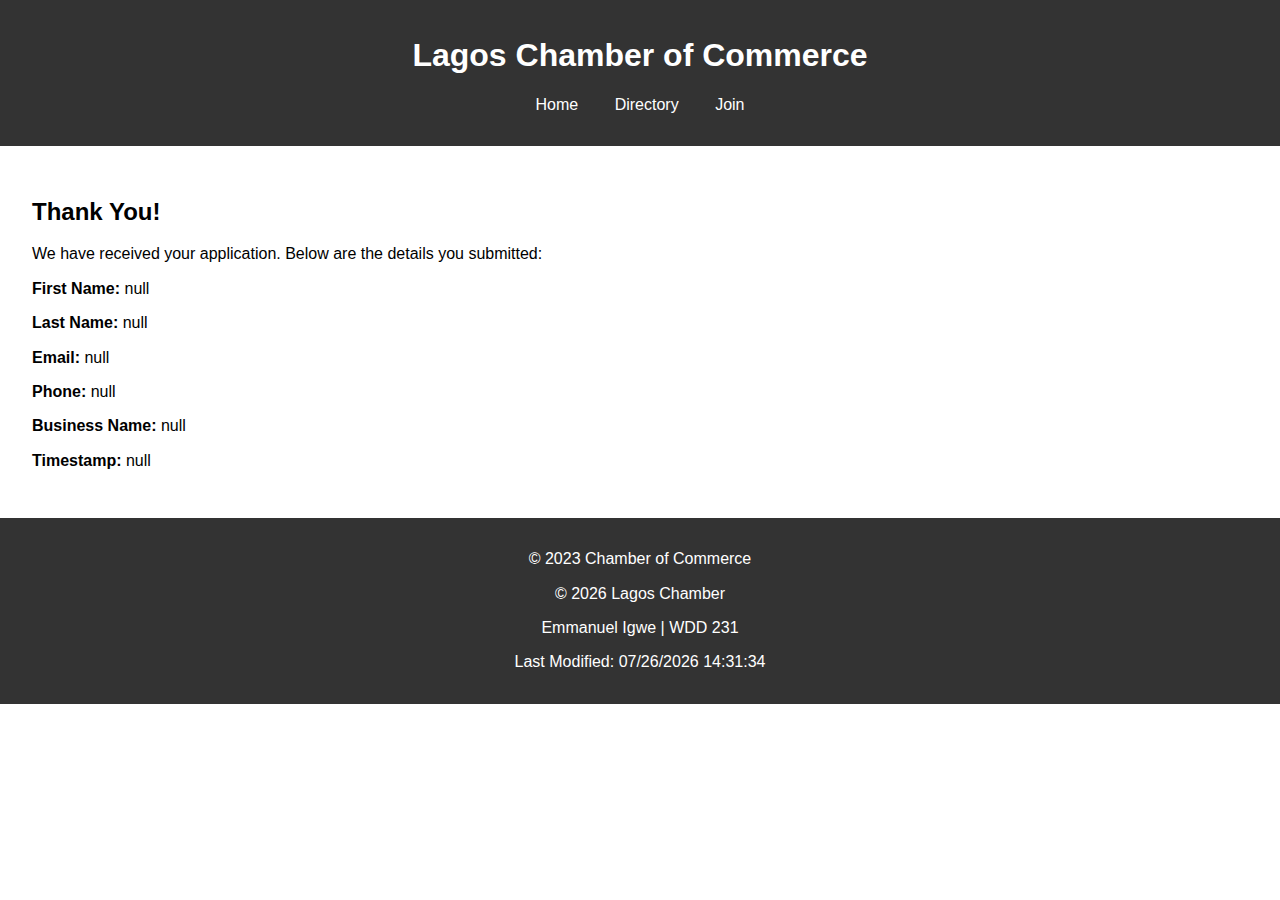
<file: chamber/thankyou.html>
<!DOCTYPE html>
<html lang="en">
<head>
  <meta charset="UTF-8">
  <meta name="viewport" content="width=device-width, initial-scale=1.0">
  <meta name="description" content="Home page of Lagos Chamber of Commerce - Supporting local businesses and community growth">
  <meta name="author" content="Emmanuel Igwe">

  <!-- Facebook Open Graph Meta Tags -->
  <meta property="og:title" content="Lagos Chamber of Commerce">
  <meta property="og:type" content="website">
  <meta property="og:image" content="https://thekingtitan.github.io/wdd231/chamber/images/social-share.jpg">
  <meta property="og:url" content="https://thekingtitan.github.io/wdd231/chamber/thankyou.html">

  <!-- Favicon -->
  <link rel="icon" type="image/png" sizes="32x32" href="images/favicon-32x32.png">
    
  <title>Thank You</title>
  <link rel="stylesheet" href="styles/normalize.css">
  <link rel="stylesheet" href="styles/join.css">
</head>
<body>
  <header>
    <h1>Lagos Chamber of Commerce</h1>
    <nav>
      <ul>
        <li><a href="index.html">Home</a></li>
        <li><a href="directory.html">Directory</a></li>
        <li><a href="join.html">Join</a></li>
      </ul>
    </nav>
  </header>

  <main>
    <h2>Thank You!</h2>
    <p>We have received your application. Below are the details you submitted:</p>
    <div id="submittedData"></div>
  </main>

  <footer>
    <p>&copy; 2023 Chamber of Commerce</p>
    <p>&copy; <span id="current-year"></span> Lagos Chamber</p>
    <p>Emmanuel Igwe | WDD 231</p>
    <p>Last Modified: <span id="last-modified"></span></p>
  </footer>

  <script>
    // Display submitted data
    const urlParams = new URLSearchParams(window.location.search);
    const submittedData = document.getElementById('submittedData');

    submittedData.innerHTML = `
      <p><strong>First Name:</strong> ${urlParams.get('firstName')}</p>
      <p><strong>Last Name:</strong> ${urlParams.get('lastName')}</p>
      <p><strong>Email:</strong> ${urlParams.get('email')}</p>
      <p><strong>Phone:</strong> ${urlParams.get('phone')}</p>
      <p><strong>Business Name:</strong> ${urlParams.get('businessName')}</p>
      <p><strong>Timestamp:</strong> ${urlParams.get('timestamp')}</p>
    `;
    // Update footer with current year and last modified date
function updateFooter() {
  document.getElementById('current-year').textContent = new Date().getFullYear();
  document.getElementById('last-modified').textContent = document.lastModified;
}

// Call updateFooter when the DOM is fully loaded
document.addEventListener('DOMContentLoaded', updateFooter);
  </script>
  
</body>
</html>
</file>
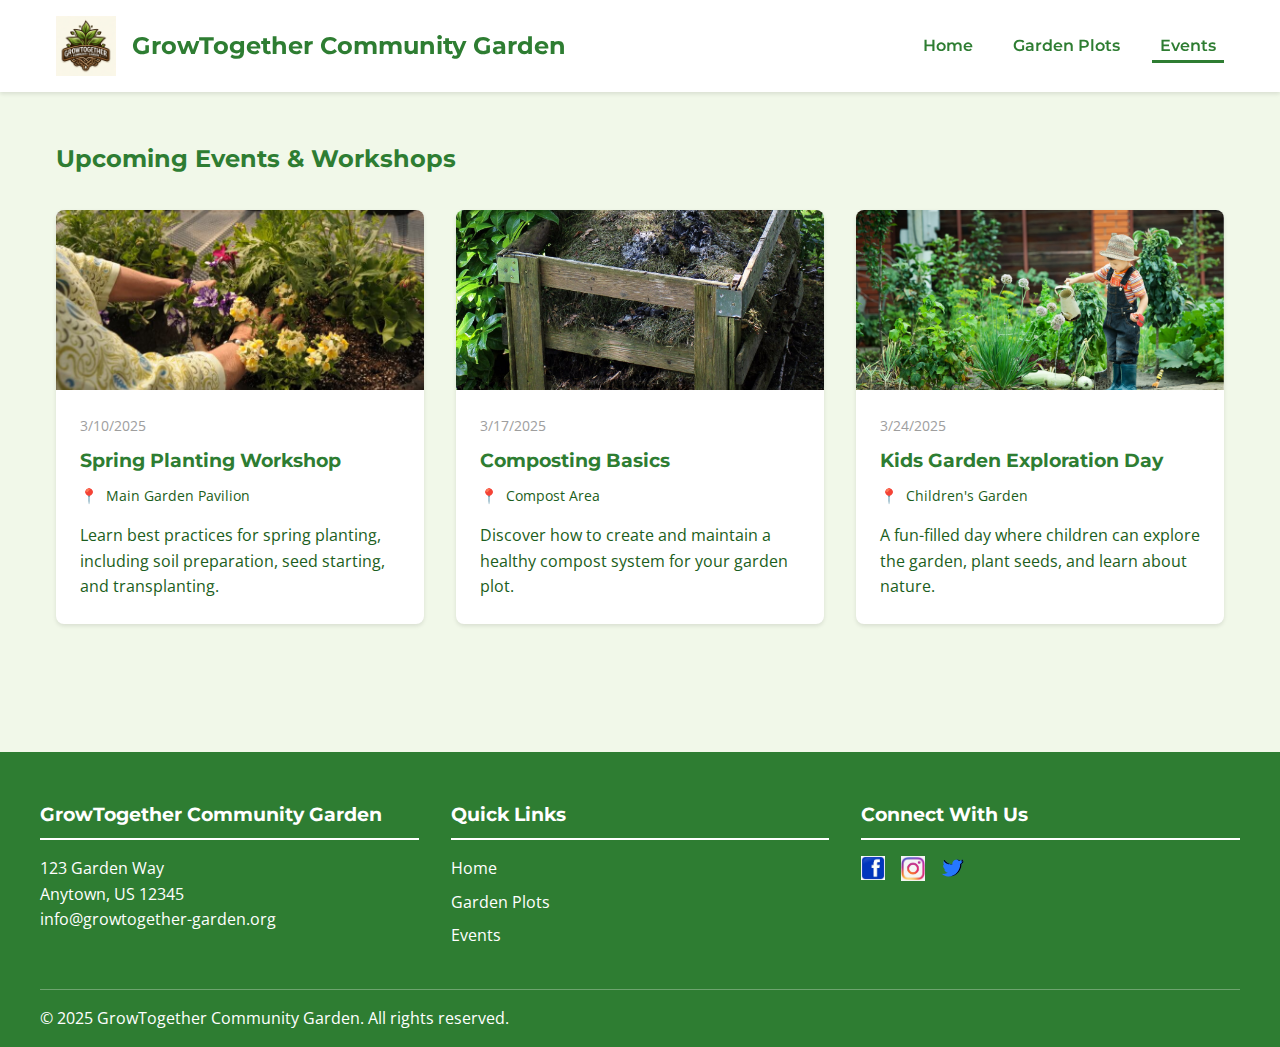
<file: project/events.html>
<!DOCTYPE html>
<html lang="en">
<head>
    <meta charset="UTF-8">
    <meta name="viewport" content="width=device-width, initial-scale=1.0">
    <meta name="description" content="Discover upcoming events and workshops at GrowTogether Community Garden. Join us for educational and fun activities!">
    <meta name="author" content="Emmanuel Igwe">
    <title>Events & Workshops | GrowTogether Community Garden</title>
    <link rel="stylesheet" href="styles/project.css">
    <link rel="preconnect" href="https://fonts.googleapis.com">
    <link rel="preconnect" href="https://fonts.gstatic.com" crossorigin>
    <link href="https://fonts.googleapis.com/css2?family=Montserrat:wght@400;600;700&family=Open+Sans:wght@400;600&display=swap" rel="stylesheet">
    <link rel="icon" href="images/favicon.ico" type="image/x-icon">





    
</head>
<body>
    <header>
        <div class="header-container">
            <div class="logo-container">
                <img src="images/grow-together-logo.jpg" alt="GrowTogether Community Garden Logo" class="logo" width="60" height="60">
                <h1>GrowTogether Community Garden</h1>
            </div>
            <nav>
                <button id="hamburger-menu" aria-label="Menu">
                    <span></span>
                    <span></span>
                    <span></span>
                </button>
                <ul id="nav-menu">
                    <li><a href="index.html">Home</a></li>
                    <li><a href="plots.html">Garden Plots</a></li>
                    <li><a href="events.html" class="active">Events</a></li>
                    
                </ul>
            </nav>
        </div>
    </header>

    <main>
        <section class="events-section">
            <h2>Upcoming Events & Workshops</h2>
            <div class="events-container" id="events-list">
                <!-- Events will be dynamically populated by JavaScript -->
            </div>
        </section>
    </main>

    <footer>
        <div class="footer-container">
            <div class="footer-column">
                <h3>GrowTogether Community Garden</h3>
                <p>123 Garden Way<br>Anytown, US 12345<br>info@growtogether-garden.org</p>
            </div>
            <div class="footer-column">
                <h3>Quick Links</h3>
                <ul>
                    <li><a href="index.html">Home</a></li>
                    <li><a href="plots.html">Garden Plots</a></li>
                    <li><a href="events.html">Events</a></li>
                    
                </ul>
            </div>
            <div class="footer-column">
                <h3>Connect With Us</h3>
                <div class="social-links">
                    <a href="facebook.com" aria-label="Facebook"><img src="images/facebook-icon.jpg" alt="Facebook" width="24" height="24"></a>
                    <a href="instagram.com" aria-label="Instagram"><img src="images/instagram-icon.jpg" alt="Instagram" width="24" height="24"></a>
                    <a href="twitter.com" aria-label="Twitter"><img src="images/twitter.svg" alt="Twitter" width="24" height="24"></a>
                </div>
            </div>
        </div>
        <div class="footer-bottom">
            <p>&copy; 2025 GrowTogether Community Garden. All rights reserved.</p>
            <p><a href="attributions.html">Resource Attributions</a></p>
        </div>
    </footer>

    <script src="scripts/events.js" type="module"></script>
</body>
</html>
</file>
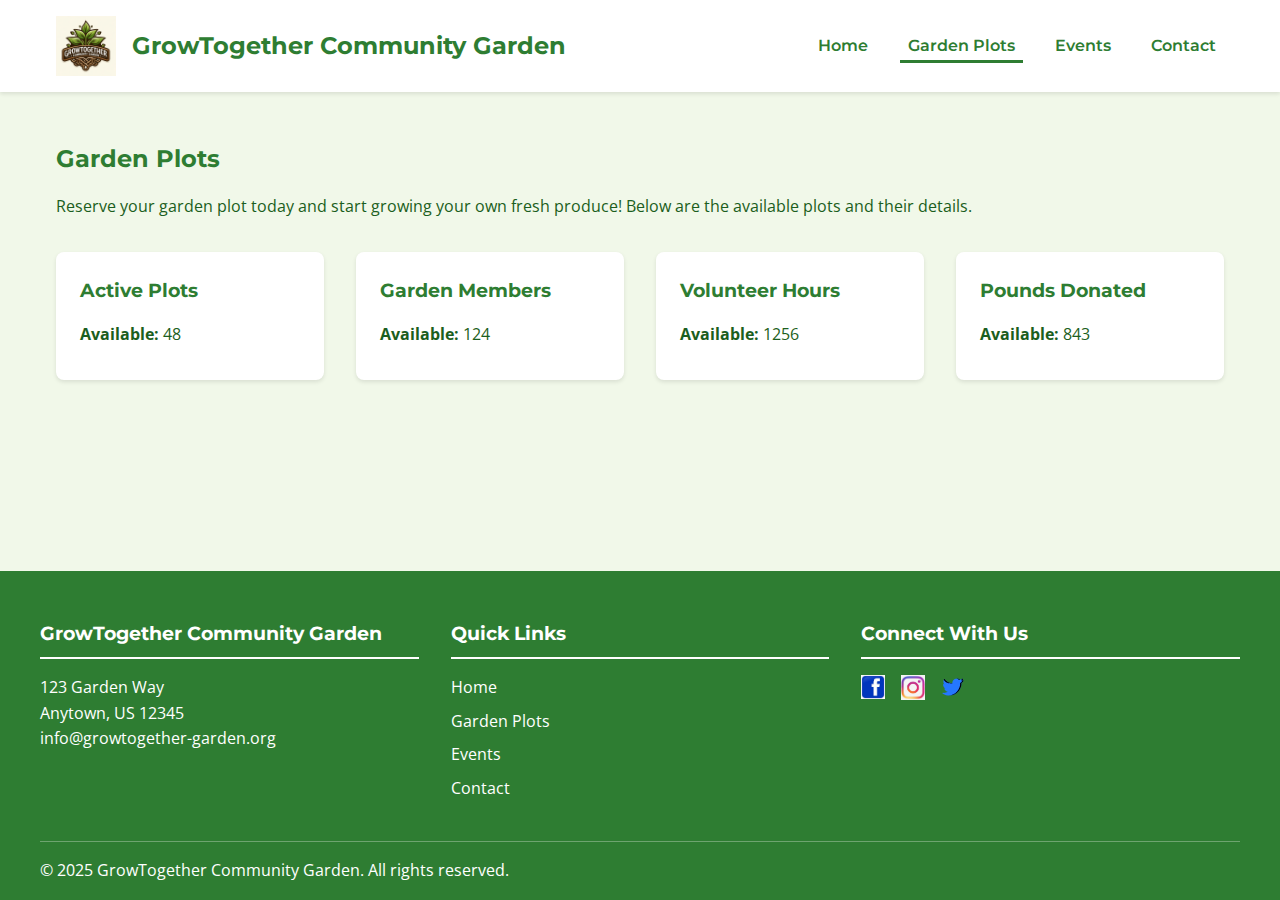
<file: project/plots.html>
<!DOCTYPE html>
<html lang="en">
<head>
    <meta charset="UTF-8">
    <meta name="viewport" content="width=device-width, initial-scale=1.0">
    <meta name="description" content="Learn about available garden plots at GrowTogether Community Garden. Find out how to apply and reserve your plot today!">
    <meta name="author" content="Emmanuel Igwe">
    <title>Garden Plots | GrowTogether Community Garden</title>
    <link rel="stylesheet" href="styles/project.css">
    <link rel="preconnect" href="https://fonts.googleapis.com">
    <link rel="preconnect" href="https://fonts.gstatic.com" crossorigin>
    <link href="https://fonts.googleapis.com/css2?family=Montserrat:wght@400;600;700&family=Open+Sans:wght@400;600&display=swap" rel="stylesheet">
    <link rel="icon" href="images/favicon.ico" type="image/x-icon">
</head>
<body>
    <header>
        <div class="header-container">
            <div class="logo-container">
                <img src="images/grow-together-logo.jpg" alt="GrowTogether Community Garden Logo" class="logo" width="60" height="60">
                <h1>GrowTogether Community Garden</h1>
            </div>
            <nav>
                <button id="hamburger-menu" aria-label="Menu">
                    <span></span>
                    <span></span>
                    <span></span>
                </button>
                <ul id="nav-menu">
                    <li><a href="index.html">Home</a></li>
                    <li><a href="plots.html" class="active">Garden Plots</a></li>
                    <li><a href="events.html">Events</a></li>
                    <li><a href="form.html">Contact</a></li>
                </ul>
            </nav>
        </div>
    </header>

    <main>
        <section class="plots-section">
            <h2>Garden Plots</h2>
            <p>Reserve your garden plot today and start growing your own fresh produce! Below are the available plots and their details.</p>
            <div class="plots-container" id="plots-list">
                <!-- Plots will be dynamically populated by JavaScript -->
            </div>
        </section>
    </main>

    <footer>
        <div class="footer-container">
            <div class="footer-column">
                <h3>GrowTogether Community Garden</h3>
                <p>123 Garden Way<br>Anytown, US 12345<br>info@growtogether-garden.org</p>
            </div>
            <div class="footer-column">
                <h3>Quick Links</h3>
                <ul>
                    <li><a href="index.html">Home</a></li>
                    <li><a href="plots.html">Garden Plots</a></li>
                    <li><a href="events.html">Events</a></li>
                    <li><a href="form.html">Contact</a></li>
                </ul>
            </div>
            <div class="footer-column">
                <h3>Connect With Us</h3>
                <div class="social-links">
                    <a href="#" aria-label="Facebook"><img src="images/facebook-icon.jpg" alt="Facebook" width="24" height="24"></a>
                    <a href="#" aria-label="Instagram"><img src="images/instagram-icon.jpg" alt="Instagram" width="24" height="24"></a>
                    <a href="#" aria-label="Twitter"><img src="images/twitter.svg" alt="Twitter" width="24" height="24"></a>
                </div>
            </div>
        </div>
        <div class="footer-bottom">
            <p>&copy; 2025 GrowTogether Community Garden. All rights reserved.</p>
            <p><a href="attributions.html">Resource Attributions</a></p>
        </div>
    </footer>

    <script src="scripts/plots.js" type="module"></script>
</body>
</html>
</file>
<file: styles/base.css>
/* base.css */
:root {
    --primary-color: #0f4c75;
    --secondary-color: #1b262c;
    --accent-color: #8B4513;
    --text-color: #333;
    --background-color: #f0f0f0;
    --completed-course: #4CAF50;
  }
  
  * {
    margin: 0;
    padding: 0;
    box-sizing: border-box;
  }
  
  body {
    font-family: 'Roboto', sans-serif;
    line-height: 1.6;
    color: var(--text-color);
    background-color: var(--background-color);
  }
  
  header {
    background-color: var(--primary-color);
    color: white;
    padding: 1rem;
  }
  
  .header-content {
    display: flex;
    align-items: center;
    gap: 1rem;
  }
  
  .profile-img {
    width: 80px;
    height: 80px;
    border-radius: 50%;
    object-fit: cover;
  }
  
  /* Mobile-first navigation */
  #menu-button {
    display: block;
    background: none;
    border: none;
    color: white;
    font-size: 1.5rem;
    cursor: pointer;
    padding: 0.5rem;
  }
  
  nav ul {
    display: none;
    list-style: none;
    padding: 0;
  }
  
  nav ul.show {
    display: block;
  }
  
  nav a {
    display: block;
    color: white;
    text-decoration: none;
    padding: 0.5rem 1rem;
  }
  
  nav a:hover, nav a.active {
    background-color: rgba(255,255,255,0.1);
  }
  
  main {
    max-width: 1200px;
    margin: 0 auto;
    padding: 1rem;
  }
  
  section {
    background: white;
    border-radius: 8px;
    padding: 1rem;
    margin-bottom: 1rem;
    box-shadow: 0 2px 4px rgba(0,0,0,0.1);
  }
  
  .location-img {
    width: 100%;
    max-width: 400px;
    border-radius: 4px;
  }
  
  .caption {
    text-align: center;
    color: #666;
    margin-top: 0.5rem;
  }
  
  .filter-buttons {
    margin: 1rem 0;
  }
  
  .filter-btn {
    background: var(--secondary-color);
    color: white;
    border: none;
    padding: 0.5rem 1rem;
    margin-right: 0.5rem;
    border-radius: 4px;
    cursor: pointer;
  }
  
  .filter-btn.active {
    background: var(--accent-color);
  }
  
  .course-grid {
    display: grid;
    gap: 1rem;
    grid-template-columns: 1fr;
  }
  
  .course-card {
    background: var(--accent-color);
    color: white;
    padding: 1rem;
    border-radius: 4px;
    text-align: center;
  }
  
  .course-card.completed {
    background: var(--completed-course);
  }
  
  footer {
    background: var(--primary-color);
    color: white;
    text-align: center;
    padding: 1rem;
    margin-top: 2rem;
  }
  
  .flag {
    width: 30px;
    height: 20px;
    vertical-align: middle;
    margin-left: 0.5rem;
  }
</file>
<file: styles/large.css>
/* larger.css */
@media screen and (min-width: 768px) {
    #menu-button {
        display: none;
    }

    nav ul {
        display: flex;
        gap: 1rem;
    }

    main {
        display: grid;
        grid-template-columns: 2fr 1fr;
        gap: 1rem;
    }

    .certificate {
        grid-column: 1 / -1;
    }

    .course-grid {
        grid-template-columns: repeat(3, 1fr);
    }
}
</file>
<file: chamber/styles/larger.css>
/* larger.css */
@media screen and (min-width: 640px) {
    #menu-button {
        display: none;
    }

    nav ul {
        display: flex;
        gap: 1rem;
    }

    nav a {
        padding: 0.5rem 1rem;
    }

    .grid {
        grid-template-columns: repeat(2, 1fr);
    }
}

@media screen and (min-width: 960px) {
    .header-content {
        max-width: 1200px;
        margin: 0 auto;
    }

    nav ul {
        justify-content: center;
    }

    .grid {
        grid-template-columns: repeat(3, 1fr);
    }

    .footer-wrapper {
        grid-template-columns: 1fr 1fr;
        text-align: left;
    }

    .developer-info {
        border-top: none;
        border-left: 1px solid rgba(255, 255, 255, 0.1);
        padding-left: 2rem;
        padding-top: 0;
    }
}

@media screen and (min-width: 1200px) {
    .grid {
        grid-template-columns: repeat(4, 1fr);
    }

    .member-card {
        transition: transform 0.3s, box-shadow 0.3s;
    }

    .member-card:hover {
        transform: translateY(-5px);
        box-shadow: 0 5px 15px rgba(0, 0, 0, 0.1);
    }
}
</file>
<file: styles/proposal.css>
/* Color Schema */
:root {
    --primary-green: #2E7D32;
    --secondary-brown: #795548;
    --background-light: #F1F8E9;
    --text-dark: #1B5E20;
}

body {
    font-family: 'Open Sans', sans-serif;
    line-height: 1.6;
    margin: 0;
    padding: 2rem;
    background-color: var(--background-light);
    color: var(--text-dark);
}

h1, h2, h3 {
    font-family: 'Montserrat', sans-serif;
    color: var(--primary-green);
}

.wireframe-container {
    display: flex;
    gap: 2rem;
    flex-wrap: wrap;
}

.wireframe {
    border: 2px solid var(--secondary-brown);
    padding: 1rem;
    margin: 1rem 0;
    background: white;
}

.color-sample {
    display: inline-block;
    width: 100px;
    height: 100px;
    margin: 10px;
    border: 1px solid #ccc;
}

.primary-green { background-color: #2E7D32; }
.secondary-brown { background-color: #795548; }
.background-light { background-color: #F1F8E9; }
.text-dark { background-color: #1B5E20; }
</file>
<file: chamber/styles/base.css>
/* base.css */
:root {
    --primary-color: #2c3e50;
    --secondary-color: #3498db;
    --accent-color: #e74c3c;
    --text-color: #333;
    --background-light: #f5f5f5;
    --background-dark: #2c3e50;
    --header-font: 'Arial', sans-serif;
    --body-font: 'Helvetica', sans-serif;
}

* {
    box-sizing: border-box;
    margin: 0;
    padding: 0;
}

body {
    font-family: var(--body-font);
    line-height: 1.6;
    color: var(--text-color);
}

header {
    background-color: var(--primary-color);
    color: white;
    padding: 1rem;
}

.header-wrapper {
    display: flex;
    align-items: center;
    gap: 1rem;
    max-width: 1200px;
    margin: 0 auto;
}

.header-wrapper img {
    width: 100px;
    height: 100px;
}

#menu-button {
    display: block;
    background: none;
    border: none;
    color: white;
    font-size: 1.5rem;
    cursor: pointer;
    margin-left: auto;
}

nav ul {
    display: none;
    list-style: none;
    padding: 0;
}

nav ul.show {
    display: block;
}

nav a {
    display: block;
    padding: 0.8rem;
    color: white;
    text-decoration: none;
    transition: background-color 0.3s;
}

nav a:hover, nav a.active {
    background-color: var(--secondary-color);
}

main {
    padding: 1rem;
    max-width: 1200px;
    margin: 0 auto;
}

.view-toggle {
    margin: 1rem 0;
    text-align: right;
}

.view-toggle button {
    padding: 0.5rem 1rem;
    margin-left: 0.5rem;
    background-color: var(--secondary-color);
    color: white;
    border: none;
    border-radius: 4px;
    cursor: pointer;
}

.view-toggle button:hover {
    background-color: var(--primary-color);
}

/* Grid View */
.grid {
    display: grid;
    grid-template-columns: 1fr;
    gap: 1rem;
}

.grid .member-card {
    border: 1px solid #ddd;
    padding: 1rem;
    border-radius: 8px;
    background-color: white;
    text-align: center;
}

.grid .member-card img {
    width: 200px;
    height: 200px;
    object-fit: cover;
    border-radius: 4px;
    margin-bottom: 1rem;
}

/* List View */
.list {
    display: flex;
    flex-direction: column;
    gap: 1rem;
}

.list .member-card {
    border: 1px solid #ddd;
    display: grid;
    grid-template-columns: 120px 1fr;
    gap: 1rem;
    align-items: center;
    padding: 1rem;
    border-radius: 8px;
    background-color: white;
}

.list .member-card img {
    width: 100px;
    height: 100px;
    object-fit: cover;
    border-radius: 4px;
}

.list .member-card h3,
.list .member-card p {
    margin: 0.25rem 0;
}

footer {
    background-color: var(--background-dark);
    color: white;
    padding: 2rem 1rem;
    margin-top: 2rem;
}

.footer-wrapper {
    max-width: 1200px;
    margin: 0 auto;
    display: grid;
    gap: 1.5rem;
}

.chamber-info, .developer-info {
    text-align: center;
}

.developer-info {
    border-top: 1px solid rgba(255, 255, 255, 0.1);
    padding-top: 1rem;
}
</file>
<file: chamber/styles/discovery.css>
/* General Styles */
body {
    font-family: Arial, sans-serif;
    margin: 0;
    padding: 0;
    box-sizing: border-box;
  }
  
  header, footer {
    background-color: #333;
    color: white;
    padding: 1rem;
    text-align: center;
  }
  
  nav ul {
    list-style: none;
    padding: 0;
  }
  
  nav ul li {
    display: inline;
    margin: 0 1rem;
  }
  
  nav ul li a {
    color: white;
    text-decoration: none;
  }
  
  main {
    padding: 2rem;
  }
  
  /* Gallery Styles */
  .gallery {
    display: grid;
    gap: 1rem;
    grid-template-areas:
      "card1"
      "card2"
      "card3"
      "card4"
      "card5"
      "card6"
      "card7"
      "card8";
  }
  
  .card {
    border: 1px solid #ccc;
    padding: 1rem;
    text-align: center;
  }
  
  .card img {
    width: 100%;
    height: auto;
    transition: transform 0.3s ease;
  }
  
  .card img:hover {
    transform: scale(1.1);
  }
  
  /* Sidebar Styles */
  .sidebar {
    margin-bottom: 2rem;
  }
  
  /* Footer Styles */
  footer {
    margin-top: 2rem;
  }
</file>
<file: chamber/styles/medium.css>
@media (min-width: 641px) {
    .gallery {
      grid-template-areas:
        "card1 card2"
        "card3 card4"
        "card5 card6"
        "card7 card8";
    }
  }
</file>
<file: chamber/styles/large.css>
@media (min-width: 1025px) {
    .gallery {
      grid-template-areas:
        "card1 card2 card3"
        "card4 card5 card6"
        "card7 card8 .";
    }
  }
</file>
<file: chamber/styles/join.css>
/* General Styles */
body {
    font-family: Arial, sans-serif;
    margin: 0;
    padding: 0;
    box-sizing: border-box;
  }
  
  header, footer {
    background-color: #333;
    color: white;
    padding: 1rem;
    text-align: center;
  }
  
  nav ul {
    list-style: none;
    padding: 0;
  }
  
  nav ul li {
    display: inline;
    margin: 0 1rem;
  }
  
  nav ul li a {
    color: white;
    text-decoration: none;
  }
  
  main {
    padding: 2rem;
  }
  
  /* Form Styles */
  .form-section {
    margin-bottom: 2rem;
  }
  
  form label {
    display: block;
    margin-bottom: 1rem;
  }
  
  form input, form select, form textarea {
    width: 100%;
    padding: 0.5rem;
    margin-top: 0.5rem;
  }
  
  form button {
    background-color: #333;
    color: white;
    padding: 0.5rem 1rem;
    border: none;
    cursor: pointer;
  }
  
  /* Membership Cards */
  .membership-cards {
    display: flex;
    flex-wrap: wrap;
    gap: 1rem;
  }
  
  .card {
    background-color: #f4f4f4;
    padding: 1rem;
    border-radius: 5px;
    flex: 1 1 calc(25% - 2rem);
    text-align: center;
    animation: fadeIn 2s ease-in-out;
  }
  
  @keyframes fadeIn {
    from { opacity: 0; }
    to { opacity: 1; }
  }
  
  /* Modal Styles */
  .modal {
    display: none;
    position: fixed;
    z-index: 1;
    left: 0;
    top: 0;
    width: 100%;
    height: 100%;
    overflow: auto;
    background-color: rgba(0, 0, 0, 0.5);
  }
  
  .modal-content {
    background-color: white;
    margin: 15% auto;
    padding: 2rem;
    border-radius: 5px;
    width: 80%;
    max-width: 500px;
  }
  
  .close {
    float: right;
    cursor: pointer;
  }
  
  /* Responsive Design */
  @media (max-width: 768px) {
    .membership-cards {
      flex-direction: column;
    }
  
    .card {
      flex: 1 1 100%;
    }
  }
</file>
<file: chamber/styles/basic.css>
/* CSS Reset and Base Styles */
:root {
    
  --primary-color: #2c3e50;
  --secondary-color: #3498db;
  --accent-color: #e74c3c;
  --text-color: #333;
  --light-bg: #f5f5f5;
  --dark-bg: #2c3e50;
  --white: #ffffff;
  --max-width: 1200px;
  --spacing-xs: 0.25rem;
  --spacing-sm: 0.5rem;
  --spacing-md: 1rem;
  --spacing-lg: 2rem;
}

* {
  box-sizing: border-box;
  margin: 0;
  padding: 0;
}

body {
  font-family: Arial, sans-serif;
  line-height: 1.6;
  color: var(--text-color);
  min-height: 100vh;
  display: flex;
  flex-direction: column;
}

/* Typography */
h1, h2, h3 {
  margin-bottom: var(--spacing-md);
  line-height: 1.2;
}

a {
  color: var(--secondary-color);
  text-decoration: none;
}

/* Header Styles */
header {
  background-color: var(--primary-color);
  color: var(--white);
  padding: var(--spacing-md);
}

.header-wrapper {
  max-width: var(--max-width);
  margin: 0 auto;
  display: flex;
  align-items: center;
  gap: var(--spacing-md);
}

.header-wrapper img {
  width: 60px;
  height: auto;
}

.header-wrapper h1 {
  font-size: 1.2rem;
  margin-bottom: 0;
}

/* Navigation */
nav {
  background-color: var(--dark-bg);
  padding: var(--spacing-sm);
}

#menu-button {
  width: 100%;
  padding: var(--spacing-sm);
  background: var(--secondary-color);
  border: none;
  color: var(--white);
  cursor: pointer;
}

#primary-nav {
  display: none;
  list-style: none;
  padding: 0;
}

#primary-nav.show {
  display: block;
}

#primary-nav a {
  display: block;
  padding: var(--spacing-md);
  color: var(--white);
  text-decoration: none;
  border-bottom: 1px solid rgba(255, 255, 255, 0.1);
}

#primary-nav a.active {
  background-color: var(--secondary-color);
}

/* Main Content */
main {
  flex: 1;
  padding: var(--spacing-md);
  max-width: var(--max-width);
  margin: 0 auto;
  width: 100%;
}

/* Hero Section */
#hero {
  position: relative;
  margin-bottom: var(--spacing-lg);
}

.hero-content {
  position: relative;
}

.hero-content img {
  width: 100%;
  height: auto;
  object-fit: cover;
}

.cta-button {
  display: inline-block;
  padding: var(--spacing-md) var(--spacing-lg);
  background-color: var(--accent-color);
  color: var(--white);
  text-decoration: none;
  border-radius: 4px;
  margin-top: var(--spacing-md);
}

/* Events Section */
#current-events {
  background-color: var(--light-bg);
  padding: var(--spacing-md);
  margin-bottom: var(--spacing-lg);
  border-radius: 4px;
}

.events-grid article {
  background: var(--white);
  padding: var(--spacing-md);
  margin-bottom: var(--spacing-md);
  border-radius: 4px;
  box-shadow: 0 2px 4px rgba(0, 0, 0, 0.1);
}

/* Weather Section */
#weather-section {
  background-color: var(--light-bg);
  padding: var(--spacing-md);
  margin-bottom: var(--spacing-lg);
  border-radius: 4px;
}

.current-weather {
  text-align: center;
  margin-bottom: var(--spacing-md);
}

#weather-icon {
  width: 100px;
  height: 100px;
}

#forecast-grid {
  display: grid;
  grid-template-columns: repeat(auto-fit, minmax(100px, 1fr));
  gap: var(--spacing-md);
  text-align: center;
}

.forecast-day {
  background: var(--white);
  padding: var(--spacing-sm);
  border-radius: 4px;
}

/* Spotlights Section */
#company-spotlights {
  margin-bottom: var(--spacing-lg);
}

#spotlight-container {
  display: grid;
  gap: var(--spacing-md);
  grid-template-columns: 1fr;
}

.spotlight-card {
  background: var(--light-bg);
  padding: var(--spacing-md);
  border-radius: 4px;
  text-align: center;
}

.spotlight-card img {
  width: 100px;
  height: 100px;
  object-fit: cover;
  border-radius: 50%;
  margin-bottom: var(--spacing-sm);
}

/* Footer */
footer {
  background-color: var(--primary-color);
  color: var(--white);
  padding: var(--spacing-lg) var(--spacing-md);
  margin-top: auto;
}

.footer-wrapper {
  max-width: var(--max-width);
  margin: 0 auto;
  text-align: center;
}

.chamber-info {
  margin-bottom: var(--spacing-lg);
}

.developer-info {
  border-top: 1px solid rgba(255, 255, 255, 0.1);
  padding-top: var(--spacing-md);
}

/* Utility Classes */
.visually-hidden {
  position: absolute;
  width: 1px;
  height: 1px;
  padding: 0;
  margin: -1px;
  overflow: hidden;
  clip: rect(0, 0, 0, 0);
  border: 0;
}

/* Loading States */
.loading {
  text-align: center;
  padding: var(--spacing-lg);
  color: var(--text-color);
}

/* Error States */
.error {
  color: var(--accent-color);
  text-align: center;
  padding: var(--spacing-md);
  background-color: rgba(231, 76, 60, 0.1);
  border-radius: 4px;
}
</file>
<file: project/styles/project.css>
/* Base Styles & Reset */
:root {
    --primary-green: #2E7D32;
    --secondary-brown: #795548;
    --background-light: #F1F8E9;
    --text-dark: #1B5E20;
    --gray-light: #E0E0E0;
    --gray-medium: #9E9E9E;
    --white: #FFFFFF;
    --black: #212121;
    --shadow: rgba(0, 0, 0, 0.1);
    --transition: all 0.3s ease;
}

* {
    margin: 0;
    padding: 0;
    box-sizing: border-box;
}

html {
    scroll-behavior: smooth;
}

body {
    font-family: 'Open Sans', sans-serif;
    background-color: var(--background-light);
    color: var(--text-dark);
    line-height: 1.6;
    min-height: 100vh;
    display: flex;
    flex-direction: column;
}

main {
    flex: 1;
}

img {
    max-width: 100%;
    height: auto;
    display: block;
}

h1, h2, h3, h4, h5, h6 {
    font-family: 'Montserrat', sans-serif;
    margin-bottom: 1rem;
    color: var(--primary-green);
}

a {
    text-decoration: none;
    color: var(--primary-green);
    transition: var(--transition);
}

a:hover {
    color: var(--secondary-brown);
}

ul {
    list-style: none;
}

/* Buttons */
.btn {
    display: inline-block;
    padding: 0.8rem 1.5rem;
    border-radius: 4px;
    font-family: 'Montserrat', sans-serif;
    font-weight: 600;
    text-align: center;
    cursor: pointer;
    transition: var(--transition);
    border: none;
}

.primary-btn {
    background-color: var(--primary-green);
    color: var(--white);
}

.primary-btn:hover {
    background-color: #1B5E20;
    color: var(--white);
}

.secondary-btn {
    background-color: var(--secondary-brown);
    color: var(--white);
}

.secondary-btn:hover {
    background-color: #5D4037;
    color: var(--white);
}

/* Header Styles */
header {
    background-color: var(--white);
    box-shadow: 0 2px 4px var(--shadow);
    position: sticky;
    top: 0;
    z-index: 1000;
}

.header-container {
    max-width: 1200px;
    margin: 0 auto;
    padding: 1rem;
    display: flex;
    justify-content: space-between;
    align-items: center;
}

.logo-container {
    display: flex;
    align-items: center;
    gap: 1rem;
}

.logo {
    width: 60px;
    height: 60px;
}

.logo-container h1 {
    font-size: 1.5rem;
    margin-bottom: 0;
}

/* Navigation */
nav {
    display: flex;
    align-items: center;
}

#nav-menu {
    display: flex;
    gap: 1.5rem;
}

nav a {
    font-family: 'Montserrat', sans-serif;
    font-weight: 600;
    padding: 0.5rem;
    position: relative;
}

nav a.active, nav a:hover {
    color: var(--primary-green);
}

nav a.active::after, nav a:hover::after {
    content: '';
    position: absolute;
    bottom: 0;
    left: 0;
    width: 100%;
    height: 3px;
    background-color: var(--primary-green);
}

#hamburger-menu {
    display: none;
    background: none;
    border: none;
    cursor: pointer;
    padding: 0.5rem;
}

#hamburger-menu span {
    display: block;
    width: 25px;
    height: 3px;
    margin: 5px 0;
    background-color: var(--primary-green);
    transition: var(--transition);
}

/* Hero Section */
.hero {
    display: flex;
    align-items: center;
    justify-content: space-between;
    padding: 3rem 1rem;
    max-width: 1200px;
    margin: 0 auto;
    gap: 2rem;
}

.hero-content {
    flex: 1;
}

.hero-content h2 {
    font-size: 2.5rem;
    margin-bottom: 1rem;
}

.hero-content p {
    font-size: 1.2rem;
    margin-bottom: 2rem;
}

.cta-buttons {
    display: flex;
    gap: 1rem;
}

.hero-image {
    flex: 1;
    border-radius: 8px;
    overflow: hidden;
    box-shadow: 0 4px 8px var(--shadow);
}

/* Announcement Banner */
.announcement {
    background-color: var(--primary-green);
    color: var(--white);
    padding: 1rem;
    margin: 1rem auto;
    max-width: 1200px;
    border-radius: 8px;
    text-align: center;
}

.announcement h3 {
    color: var(--white);
    margin-bottom: 0.5rem;
}

/* Garden Stats Section */
.garden-stats {
    padding: 3rem 1rem;
    max-width: 1200px;
    margin: 0 auto;
    text-align: center;
}

.stats-container {
    display: flex;
    flex-wrap: wrap;
    justify-content: center;
    gap: 2rem;
    margin-top: 2rem;
}

.stat-card {
    background-color: var(--white);
    padding: 1.5rem;
    border-radius: 8px;
    box-shadow: 0 2px 4px var(--shadow);
    width: 200px;
    text-align: center;
    transition: var(--transition);
}

.stat-card:hover {
    transform: translateY(-5px);
    box-shadow: 0 4px 8px var(--shadow);
}

.stat-value {
    font-size: 2.5rem;
    font-weight: 700;
    color: var(--primary-green);
    margin-bottom: 0.5rem;
}

/* Events Section */
.upcoming-events {
    padding: 3rem 1rem;
    max-width: 1200px;
    margin: 0 auto;
}

.events-container {
    display: grid;
    grid-template-columns: repeat(auto-fill, minmax(300px, 1fr));
    gap: 2rem;
    margin: 2rem 0;
}

.event-card {
    background-color: var(--white);
    border-radius: 8px;
    overflow: hidden;
    box-shadow: 0 2px 4px var(--shadow);
    transition: var(--transition);
}

.event-card:hover {
    transform: translateY(-5px);
    box-shadow: 0 4px 8px var(--shadow);
}

.event-image {
    height: 180px;
    overflow: hidden;
}

.event-image img {
    width: 100%;
    height: 100%;
    object-fit: cover;
    transition: var(--transition);
}

.event-card:hover .event-image img {
    transform: scale(1.05);
}

.event-details {
    padding: 1.5rem;
}

.event-date {
    font-size: 0.9rem;
    color: var(--gray-medium);
    margin-bottom: 0.5rem;
}

.event-title {
    font-size: 1.2rem;
    margin-bottom: 0.5rem;
}

.event-location {
    display: flex;
    align-items: center;
    gap: 0.5rem;
    margin-bottom: 1rem;
    font-size: 0.9rem;
}

.view-all {
    display: block;
    width: max-content;
    margin: 0 auto;
}

/* Volunteer Section */
.volunteer {
    padding: 3rem 1rem;
    max-width: 1200px;
    margin: 0 auto;
    text-align: center;
}

.volunteer p {
    max-width: 800px;
    margin: 0 auto 2rem;
}

.volunteer-opportunities {
    display: grid;
    grid-template-columns: repeat(auto-fill, minmax(250px, 1fr));
    gap: 2rem;
    margin: 2rem 0;
    text-align: left;
}

.opportunity-card {
    background-color: var(--white);
    border-radius: 8px;
    padding: 1.5rem;
    box-shadow: 0 2px 4px var(--shadow);
    transition: var(--transition);
}

.opportunity-card:hover {
    transform: translateY(-5px);
    box-shadow: 0 4px 8px var(--shadow);
}

.opportunity-card h3 {
    color: var(--primary-green);
    margin-bottom: 0.5rem;
}

.opportunity-details {
    margin-top: 1rem;
}

.opportunity-details p {
    margin-bottom: 0.5rem;
    text-align: left;
}

/* Seasonal Tips Section */
.seasonal-tips {
    padding: 3rem 1rem;
    max-width: 1200px;
    margin: 0 auto;
}

.tips-container {
    display: grid;
    grid-template-columns: repeat(auto-fill, minmax(300px, 1fr));
    gap: 2rem;
    margin-top: 2rem;
}

.tip-card {
    background-color: var(--white);
    border-radius: 8px;
    overflow: hidden;
    box-shadow: 0 2px 4px var(--shadow);
}

.tip-image {
    height: 200px;
    overflow: hidden;
}

.tip-image img {
    width: 100%;
    height: 100%;
    object-fit: cover;
}

.tip-content {
    padding: 1.5rem;
}

.tip-content h3 {
    margin-bottom: 0.5rem;
}

/* Modal Styles */
.modal {
    display: none;
    position: fixed;
    z-index: 1001;
    left: 0;
    top: 0;
    width: 100%;
    height: 100%;
    overflow: auto;
    background-color: rgba(0, 0, 0, 0.5);
}

.modal-content {
    background-color: var(--background-light);
    margin: 5% auto;
    padding: 2rem;
    border-radius: 8px;
    max-width: 600px;
    width: 90%;
    position: relative;
}

.close-modal, .close-confirmation {
    position: absolute;
    top: 1rem;
    right: 1rem;
    font-size: 1.5rem;
    cursor: pointer;
}

/* Form Styles */
.form-group {
    margin-bottom: 1.5rem;
}

label {
    display: block;
    margin-bottom: 0.5rem;
    font-weight: 600;
}

input, select, textarea {
    width: 100%;
    padding: 0.8rem;
    border: 1px solid var(--gray-medium);
    border-radius: 4px;
    font-family: 'Open Sans', sans-serif;
}

.checkbox-group {
    display: grid;
    grid-template-columns: repeat(auto-fill, minmax(180px, 1fr));
    gap: 0.5rem;
}

.checkbox-item {
    display: flex;
    align-items: center;
    gap: 0.5rem;
}

.checkbox-item input {
    width: auto;
}

/* Footer */
footer {
    background-color: var(--primary-green);
    color: var(--white);
    padding: 3rem 1rem 1rem;
    margin-top: 3rem;
}

.footer-container {
    display: flex;
    flex-wrap: wrap;
    justify-content: space-between;
    gap: 2rem;
    max-width: 1200px;
    margin: 0 auto;
}

.footer-column {
    flex: 1;
    min-width: 250px;
}

.footer-column h3 {
    color: var(--white);
    border-bottom: 2px solid var(--white);
    padding-bottom: 0.5rem;
    margin-bottom: 1rem;
}

.footer-column ul li {
    margin-bottom: 0.5rem;
}

.footer-column a {
    color: var(--white);
}

.footer-column a:hover {
    color: var(--gray-light);
}

.social-links {
    display: flex;
    gap: 1rem;
    margin-top: 1rem;
}

.footer-bottom {
    max-width: 1200px;
    margin: 2rem auto 0;
    padding-top: 1rem;
    border-top: 1px solid rgba(255, 255, 255, 0.3);
    display: flex;
    justify-content: space-between;
    flex-wrap: wrap;
    gap: 1rem;
}

/* Responsive Styles */
@media (max-width: 992px) {
    .hero {
        flex-direction: column;
        text-align: center;
    }
    
    .cta-buttons {
        justify-content: center;
    }
    
    .hero-content h2 {
        font-size: 2rem;
    }
}

@media (max-width: 768px) {
    #hamburger-menu {
        display: block;
    }
    
    #nav-menu {
        position: absolute;
        top: 100%;
        left: 0;
        width: 100%;
        flex-direction: column;
        background-color: var(--white);
        padding: 1rem 0;
        gap: 0;
        box-shadow: 0 4px 8px var(--shadow);
        transform: translateY(-100%);
        opacity: 0;
        pointer-events: none;
        transition: var(--transition);
    }
    
    #nav-menu.active {
        transform: translateY(0);
        opacity: 1;
        pointer-events: all;
    }
    
    nav li {
        width: 100%;
    }
    
    nav a {
        display: block;
        padding: 1rem;
        text-align: center;
    }
    
    .stats-container {
        flex-direction: column;
        align-items: center;
    }
    
    .footer-container {
        flex-direction: column;
    }
}

@media (max-width: 480px) {
    .logo-container h1 {
        font-size: 1.2rem;
    }
    
    .hero-content h2 {
        font-size: 1.8rem;
    }
    
    .cta-buttons {
        flex-direction: column;
        gap: 0.5rem;
    }
    
    .events-container,
    .volunteer-opportunities,
    .tips-container {
        grid-template-columns: 1fr;
    }
}



/*added*/
/* Events Section */
.events-section {
    padding: 3rem 1rem;
    max-width: 1200px;
    margin: 0 auto;
}

.events-container {
    display: grid;
    grid-template-columns: repeat(auto-fill, minmax(300px, 1fr));
    gap: 2rem;
    margin-top: 2rem;
}

.event-card {
    background-color: var(--white);
    border-radius: 8px;
    overflow: hidden;
    box-shadow: 0 2px 4px var(--shadow);
    transition: var(--transition);
}

.event-card:hover {
    transform: translateY(-5px);
    box-shadow: 0 4px 8px var(--shadow);
}

.event-image {
    height: 180px;
    overflow: hidden;
}

.event-image img {
    width: 100%;
    height: 100%;
    object-fit: cover;
    transition: var(--transition);
}

.event-card:hover .event-image img {
    transform: scale(1.05);
}

.event-details {
    padding: 1.5rem;
}

.event-date {
    font-size: 0.9rem;
    color: var(--gray-medium);
    margin-bottom: 0.5rem;
}

.event-title {
    font-size: 1.2rem;
    margin-bottom: 0.5rem;
}

.event-location {
    display: flex;
    align-items: center;
    gap: 0.5rem;
    margin-bottom: 1rem;
    font-size: 0.9rem;
}

/* Plots Section */
.plots-section {
    padding: 3rem 1rem;
    max-width: 1200px;
    margin: 0 auto;
}

.plots-container {
    display: grid;
    grid-template-columns: repeat(auto-fill, minmax(250px, 1fr));
    gap: 2rem;
    margin-top: 2rem;
}

.plot-card {
    background-color: var(--white);
    border-radius: 8px;
    padding: 1.5rem;
    box-shadow: 0 2px 4px var(--shadow);
    transition: var(--transition);
}

.plot-card:hover {
    transform: translateY(-5px);
    box-shadow: 0 4px 8px var(--shadow);
}

.plot-card h3 {
    color: var(--primary-green);
    margin-bottom: 0.5rem;
}

.plot-details {
    margin-top: 1rem;
}

.plot-details p {
    margin-bottom: 0.5rem;
}
</file>
